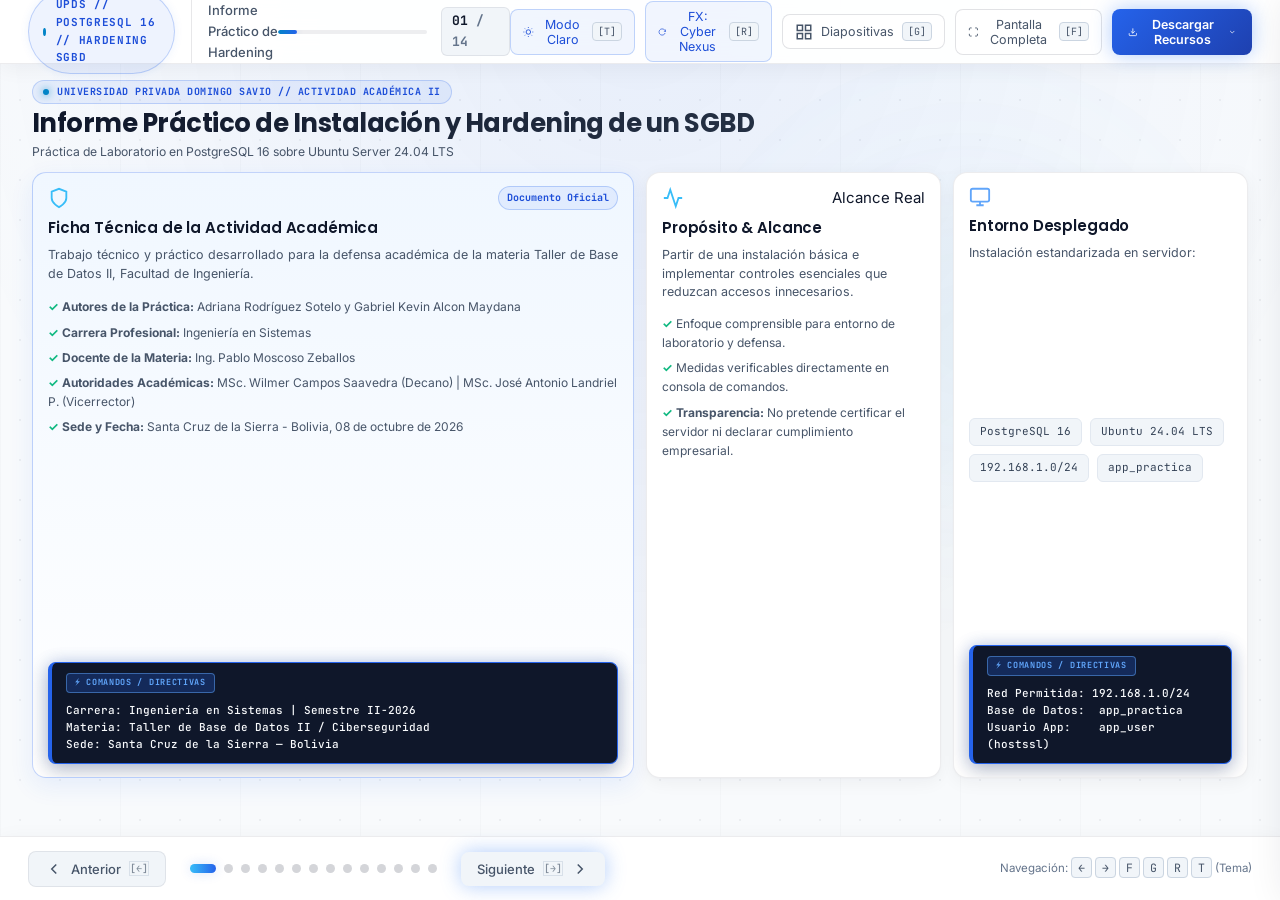
<file: index.html>
<!DOCTYPE html>
<html lang="es">
<head>
  <meta charset="UTF-8">
  <meta name="viewport" content="width=device-width, initial-scale=1.0">
  <title>Hardening de SGBD | Actividad Académica II - UPDS (PostgreSQL 16)</title>
  <meta name="description" content="Informe Práctico de Instalación y Hardening de un Sistema Gestor de Bases de Datos (PostgreSQL 16 en Ubuntu Server 24.04 LTS) - Universidad Privada Domingo Savio">
  <!-- Google Fonts: Poppins, Inter, JetBrains Mono -->
  <link rel="preconnect" href="https://fonts.googleapis.com">
  <link rel="preconnect" href="https://fonts.gstatic.com" crossorigin>
  <link href="https://fonts.googleapis.com/css2?family=Inter:wght@400;500;600&family=JetBrains+Mono:wght@500;700&family=Poppins:wght@600;700;800&display=swap" rel="stylesheet">
  <!-- Estilos separados según especificación -->
  <link rel="stylesheet" href="style.css">
</head>
<body class="light-mode">

  <!-- Ambient Light Overlay -->
  <div class="ambient-glow-layer"></div>

  <!-- Header / Chrome Flotante Superior -->
  <header class="top-chrome" id="topChrome">
    <div class="chrome-left">
      <div class="brand-badge">
        <span class="pulse-dot"></span>
        <span class="badge-text">UPDS // POSTGRESQL 16 // HARDENING SGBD</span>
      </div>
      <span class="deck-title-mini">Informe Práctico de Hardening</span>
    </div>

    <div class="chrome-center">
      <div class="progress-track" title="Progreso de la presentación">
        <div class="progress-fill" id="progressFill"></div>
      </div>
      <div class="slide-counter-badge">
        <span id="currentSlideNum">01</span><span class="counter-total"> / 14</span>
      </div>
    </div>

    <div class="chrome-right">
      <button class="btn-ghost" id="btnThemeToggle" title="Alternar Modo Claro / Modo Oscuro [T]">
        <svg id="themeIcon" width="18" height="18" viewBox="0 0 24 24" fill="none" stroke="currentColor" stroke-width="2"><circle cx="12" cy="12" r="5"></circle><line x1="12" y1="1" x2="12" y2="3"></line><line x1="12" y1="21" x2="12" y2="23"></line><line x1="4.22" y1="4.22" x2="5.64" y2="5.64"></line><line x1="18.36" y1="18.36" x2="19.78" y2="19.78"></line><line x1="1" y1="12" x2="3" y2="12"></line><line x1="21" y1="12" x2="23" y2="12"></line><line x1="4.22" y1="19.78" x2="5.64" y2="18.36"></line><line x1="18.36" y1="5.64" x2="19.78" y2="4.22"></line></svg>
        <span class="btn-label" id="themeLabel">Modo Claro</span>
        <span class="key-shortcut">[T]</span>
      </button>

      <button class="btn-ghost" id="btnReplay" title="Reproducir animación de diapositiva [R]">
        <svg width="18" height="18" viewBox="0 0 24 24" fill="none" stroke="currentColor" stroke-width="2"><polyline points="23 4 23 10 17 10"></polyline><path d="M20.49 15a9 9 0 1 1-2.12-9.36L23 10"></path></svg>
        <span class="btn-label" id="animLabel">FX: Cyber Nexus</span>
        <span class="key-shortcut">[R]</span>
      </button>

      <button class="btn-ghost" id="btnGrid" title="Ver miniaturas de diapositivas [G]">
        <svg width="18" height="18" viewBox="0 0 24 24" fill="none" stroke="currentColor" stroke-width="2"><rect x="3" y="3" width="7" height="7"></rect><rect x="14" y="3" width="7" height="7"></rect><rect x="14" y="14" width="7" height="7"></rect><rect x="3" y="14" width="7" height="7"></rect></svg>
        <span class="btn-label">Diapositivas</span>
        <span class="key-shortcut">[G]</span>
      </button>

      <button class="btn-ghost" id="btnFullscreen" title="Alternar pantalla completa [F]">
        <svg width="18" height="18" viewBox="0 0 24 24" fill="none" stroke="currentColor" stroke-width="2"><path d="M8 3H5a2 2 0 0 0-2 2v3m18 0V5a2 2 0 0 0-2-2h-3m0 18h3a2 2 0 0 0 2-2v-3M3 16v3a2 2 0 0 0 2 2h3"></path></svg>
        <span class="btn-label">Pantalla Completa</span>
        <span class="key-shortcut">[F]</span>
      </button>

      <div class="downloads-dropdown-container">
        <button class="btn-primary" id="btnDownloadMenu">
          <svg width="16" height="16" viewBox="0 0 24 24" fill="none" stroke="currentColor" stroke-width="2"><path d="M21 15v4a2 2 0 0 1-2 2H5a2 2 0 0 1-2-2v-4"></path><polyline points="7 10 12 15 17 10"></polyline><line x1="12" y1="15" x2="12" y2="3"></line></svg>
          <span>Descargar Recursos</span>
          <svg width="14" height="14" viewBox="0 0 24 24" fill="none" stroke="currentColor" stroke-width="2"><polyline points="6 9 12 15 18 9"></polyline></svg>
        </button>
        <div class="dropdown-menu" id="downloadsDropdown">
          <a href="presentacion_hardening_sgbd.pptx" download class="dropdown-item">
            <span class="item-icon pptx-icon">PPTX</span>
            <div class="item-text">
              <strong>Presentación PowerPoint</strong>
              <small>14 diapositivas fieles al informe PDF</small>
            </div>
          </a>
          <a href="INFORME_TECNICO_HARDENING_SGBD.md" target="_blank" class="dropdown-item">
            <span class="item-icon md-icon">MD</span>
            <div class="item-text">
              <strong>Informe Técnico Markdown</strong>
              <small>Documentación técnica en texto plano</small>
            </div>
          </a>
          <a href="README.md" target="_blank" class="dropdown-item">
            <span class="item-icon docx-icon">GUÍA</span>
            <div class="item-text">
              <strong>Recomendaciones de Mejora</strong>
              <small>Guía para elevar el informe académico</small>
            </div>
          </a>
        </div>
      </div>
    </div>
  </header>

  <!-- Contenedor Maestro de Diapositivas -->
  <main class="presentation-stage" id="presentationStage">

    <!-- ===================================================================
         SLIDE 1: PORTADA ACADÉMICA OFICIAL (UPDS)
    ==================================================================== -->
    <section class="slide active" id="slide-1" data-index="1" data-theme="hero-nexus">
      <div class="slide-inner">
        <div class="slide-header">
          <div class="pill-tag">
            <span class="tag-glow"></span>
            UNIVERSIDAD PRIVADA DOMINGO SAVIO // ACTIVIDAD ACADÉMICA II
          </div>
          <h1 class="slide-title">Informe Práctico de Instalación y Hardening de un SGBD</h1>
          <p class="slide-subtitle">Práctica de Laboratorio en PostgreSQL 16 sobre Ubuntu Server 24.04 LTS</p>
        </div>

        <div class="bento-grid grid-4-cols">
          <!-- Tarjeta 1 (Span 2 cols): Ficha Académica -->
          <div class="bento-card col-span-2 highlight-card">
            <div class="card-top-icon">
              <svg width="22" height="22" viewBox="0 0 24 24" fill="none" stroke="#38bdf8" stroke-width="2"><path d="M12 22s8-4 8-10V5l-8-3-8 3v7c0 6 8 10 8 10z"></path></svg>
              <span class="card-status-badge">Documento Oficial</span>
            </div>
            <h3 class="card-title">Ficha Técnica de la Actividad Académica</h3>
            <p class="card-desc">Trabajo técnico y práctico desarrollado para la defensa académica de la materia Taller de Base de Datos II, Facultad de Ingeniería.</p>
            
            <ul class="bullet-list-compact" style="margin-top: 8px;">
              <li><strong>Autores de la Práctica:</strong> Adriana Rodríguez Sotelo y Gabriel Kevin Alcon Maydana</li>
              <li><strong>Carrera Profesional:</strong> Ingeniería en Sistemas</li>
              <li><strong>Docente de la Materia:</strong> Ing. Pablo Moscoso Zeballos</li>
              <li><strong>Autoridades Académicas:</strong> MSc. Wilmer Campos Saavedra (Decano) | MSc. José Antonio Landriel P. (Vicerrector)</li>
              <li><strong>Sede y Fecha:</strong> Santa Cruz de la Sierra - Bolivia, 08 de octubre de 2026</li>
            </ul>

            <div class="code-terminal" style="margin-top: auto;">
              <code>Carrera: Ingeniería en Sistemas | Semestre II-2026<br>Materia: Taller de Base de Datos II / Ciberseguridad<br>Sede: Santa Cruz de la Sierra — Bolivia</code>
            </div>
          </div>

          <!-- Tarjeta 2: Propósito y Alcance Real -->
          <div class="bento-card">
            <div class="card-top-icon">
              <svg width="22" height="22" viewBox="0 0 24 24" fill="none" stroke="#38bdf8" stroke-width="2"><polyline points="22 12 18 12 15 21 9 3 6 12 2 12"></polyline></svg>
              <span class="badge-pill blue">Alcance Real</span>
            </div>
            <h3 class="card-title">Propósito & Alcance</h3>
            <p class="card-desc">Partir de una instalación básica e implementar controles esenciales que reduzcan accesos innecesarios.</p>
            <ul class="bullet-list-compact" style="margin-top: 6px;">
              <li>Enfoque comprensible para entorno de laboratorio y defensa.</li>
              <li>Medidas verificables directamente en consola de comandos.</li>
              <li><strong>Transparencia:</strong> No pretende certificar el servidor ni declarar cumplimiento empresarial.</li>
            </ul>
          </div>

          <!-- Tarjeta 3: Entorno Desplegado -->
          <div class="bento-card">
            <div class="card-top-icon">
              <svg width="22" height="22" viewBox="0 0 24 24" fill="none" stroke="#60a5fa" stroke-width="2"><rect x="2" y="3" width="20" height="14" rx="2" ry="2"></rect><line x1="8" y1="21" x2="16" y2="21"></line><line x1="12" y1="17" x2="12" y2="21"></line></svg>
            </div>
            <h3 class="card-title">Entorno Desplegado</h3>
            <p class="card-desc">Instalación estandarizada en servidor:</p>
            <div class="tag-cloud" style="margin-bottom: 8px;">
              <span class="chip">PostgreSQL 16</span>
              <span class="chip">Ubuntu 24.04 LTS</span>
              <span class="chip">192.168.1.0/24</span>
              <span class="chip">app_practica</span>
            </div>
            <div class="code-terminal">
              <code>Red Permitida: 192.168.1.0/24<br>Base de Datos:  app_practica<br>Usuario App:    app_user (hostssl)</code>
            </div>
          </div>
        </div>
      </div>
    </section>

    <!-- ===================================================================
         SLIDE 2: RESUMEN Y ENFOQUE METODOLÓGICO
    ==================================================================== -->
    <section class="slide" id="slide-2" data-index="2" data-theme="methodology-shield">
      <div class="slide-inner">
        <div class="slide-header">
          <div class="pill-tag">
            <span class="tag-glow"></span>
            SECCIÓN RESUMEN // ENFOQUE DE LA ACTIVIDAD
          </div>
          <h2 class="slide-title">Resumen Ejecutivo y Criterio de Selección de Medidas</h2>
          <p class="slide-subtitle">Filosofía de fortificación progresiva sin sobredimensionamiento ni afirmaciones no demostrables</p>
        </div>

        <div class="bento-grid grid-3-cols">
          <div class="bento-card">
            <div class="card-top-icon">
              <svg width="22" height="22" viewBox="0 0 24 24" fill="none" stroke="#38bdf8" stroke-width="2"><path d="M14 2H6a2 2 0 0 0-2 2v16a2 2 0 0 0 2 2h12a2 2 0 0 0 2-2V8z"></path><polyline points="14 2 14 8 20 8"></polyline></svg>
              <span class="badge-pill blue">Justificación</span>
            </div>
            <h3 class="card-title">Justificación del Proyecto</h3>
            <p class="card-desc">Un SGBD por defecto prioriza la conectividad inmediata sobre la protección. El informe parte de esa base para aplicar mejoras incrementales.</p>
            <ul class="bullet-list-compact" style="margin-top: 6px;">
              <li>Reducción sistemática de la superficie de ataque.</li>
              <li>Controles sencillos referenciando PostgreSQL, Ubuntu, INCIBE y CIS.</li>
              <li>Eliminación de configuraciones superfluas que no puedan ser probadas.</li>
            </ul>
            <div class="code-terminal" style="margin-top: auto;">
              <code>Criterio: Medidas comprensibles, ejecutables y explicables en la defensa.</code>
            </div>
          </div>

          <div class="bento-card highlight-card">
            <div class="card-top-icon">
              <svg width="22" height="22" viewBox="0 0 24 24" fill="none" stroke="#38bdf8" stroke-width="2"><path d="M12 22s8-4 8-10V5l-8-3-8 3v7c0 6 8 10 8 10z"></path></svg>
              <span class="badge-pill green">6 Ejes Básicos</span>
            </div>
            <h3 class="card-title">Medidas Seleccionadas</h3>
            <p class="card-desc">Los 6 ejes técnicos clave implementados en el informe oficial:</p>
            <ul class="bullet-list-compact" style="margin-top: 6px;">
              <li><strong>1. Actualización:</strong> Sistema operativo y paquetes de PostgreSQL.</li>
              <li><strong>2. Control de Acceso:</strong> Filtro de red en <code>pg_hba.conf</code> y contraseñas seguras.</li>
              <li><strong>3. Mínimo Privilegio:</strong> Segregación por roles de lectura y escritura.</li>
              <li><strong>4. Cifrado TLS:</strong> Protección del tráfico de red en tránsito.</li>
              <li><strong>5. Registros Básicos:</strong> Trazabilidad nativa de conexiones y desconexiones.</li>
              <li><strong>6. Respaldo:</strong> Copia lógica portable con <code>pg_dump</code>.</li>
            </ul>
          </div>

          <div class="bento-card">
            <div class="card-top-icon">
              <svg width="22" height="22" viewBox="0 0 24 24" fill="none" stroke="#60a5fa" stroke-width="2"><circle cx="12" cy="12" r="10"></circle><polyline points="12 6 12 12 14 14"></polyline></svg>
              <span class="badge-pill amber">Metodología</span>
            </div>
            <h3 class="card-title">Honestidad Académica</h3>
            <p class="card-desc">El trabajo se enfoca en controles reales de laboratorio demostrables en vivo.</p>
            <ul class="bullet-list-compact" style="margin-top: 6px;">
              <li>Se descartaron certificaciones y puntuaciones ficticias no respaldadas por auditoría formal.</li>
              <li>Cada medida cuenta con una prueba terminal específica en la Sección 5.</li>
            </ul>
            <div class="code-terminal" style="margin-top: auto;">
              <code>$ sudo systemctl is-active postgresql<br>$ psql --version<br># Comprobaciones reales en vivo</code>
            </div>
          </div>
        </div>
      </div>
    </section>

    <!-- ===================================================================
         SLIDE 3: INTRODUCCIÓN AL HARDENING
    ==================================================================== -->
    <section class="slide" id="slide-3" data-index="3" data-theme="threat-radar">
      <div class="slide-inner">
        <div class="slide-header">
          <div class="pill-tag">
            <span class="tag-glow"></span>
            SECCIÓN 1 // INTRODUCCIÓN AL HARDENING
          </div>
          <h2 class="slide-title">Concepto de Hardening y Elección Tecnológica</h2>
          <p class="slide-subtitle">Por qué fortificar la base de datos y criterios de selección de PostgreSQL 16 y Ubuntu Server</p>
        </div>

        <div class="bento-grid grid-3-cols">
          <div class="bento-card highlight-card">
            <div class="card-top-icon">
              <svg width="22" height="22" viewBox="0 0 24 24" fill="none" stroke="#38bdf8" stroke-width="2"><path d="M12 22s8-4 8-10V5l-8-3-8 3v7c0 6 8 10 8 10z"></path></svg>
              <span class="badge-pill blue">INCIBE 2023</span>
            </div>
            <h3 class="card-title">Definición de Hardening (Bastionado)</h3>
            <p class="card-desc">Un SGBD almacena activos críticos para cualquier entidad. Dejar su configuración por defecto genera riesgos innecesarios.</p>
            <ul class="bullet-list-compact" style="margin-top: 6px;">
              <li><strong>INCIBE (2023):</strong> "El bastionado permite identificar configuraciones seguras y aplicar medidas adicionales para mejorar la protección de un sistema".</li>
              <li>Consiste en revisar parámetros y deshabilitar opciones superfluas.</li>
            </ul>
            <div class="code-terminal" style="margin-top: auto;">
              <code>Objetivo: Fortificar el servicio sin crear complejidades inmanejables.</code>
            </div>
          </div>

          <div class="bento-card">
            <div class="card-top-icon">
              <svg width="22" height="22" viewBox="0 0 24 24" fill="none" stroke="#60a5fa" stroke-width="2"><path d="M4 15s1-1 4-1 5 2 8 2 4-1 4-1V3s-1 1-4 1-5-2-8-2-4 1-4 1z"></path><line x1="4" y1="22" x2="4" y2="15"></line></svg>
            </div>
            <h3 class="card-title">Por qué PostgreSQL 16</h3>
            <p class="card-desc">Seleccionado por su madurez, transparencia en configuraciones y capacidades avanzadas de administración:</p>
            <ul class="bullet-list-compact" style="margin-top: 6px;">
              <li>Gestión clara de usuarios, roles y privilegios sin superusuario obligatorio.</li>
              <li>Filtro fino de clientes por IP y método en <code>pg_hba.conf</code>.</li>
              <li>Soporte nativo para <code>SCRAM-SHA-256</code> y cifrado TLS.</li>
              <li>Registro nativo de eventos de conexión sin agentes externos.</li>
            </ul>
          </div>

          <div class="bento-card">
            <div class="card-top-icon">
              <svg width="22" height="22" viewBox="0 0 24 24" fill="none" stroke="#10b981" stroke-width="2"><rect x="2" y="3" width="20" height="14" rx="2" ry="2"></rect><line x1="8" y1="21" x2="16" y2="21"></line><line x1="12" y1="17" x2="12" y2="21"></line></svg>
            </div>
            <h3 class="card-title">Por qué Ubuntu Server 24.04 LTS</h3>
            <p class="card-desc">Plataforma Linux de nivel empresarial ampliamente documentada y con soporte extendido:</p>
            <ul class="bullet-list-compact" style="margin-top: 6px;">
              <li>Seguridad por capas recomendada por Canonical (2026).</li>
              <li>Aislamiento de permisos a nivel de sistema de archivos (<code>0700</code>).</li>
              <li>Herramientas criptográficas estándar preinstaladas (<code>openssl</code>).</li>
            </ul>
            <div class="code-terminal" style="margin-top: auto;">
              <code>Stack: Ubuntu Server 24.04 LTS + PostgreSQL 16</code>
            </div>
          </div>
        </div>
      </div>
    </section>

    <!-- ===================================================================
         SLIDE 4: OBJETIVO Y ENTORNO DE LA PRÁCTICA
    ==================================================================== -->
    <section class="slide" id="slide-4" data-index="4" data-theme="lab-matrix">
      <div class="slide-inner">
        <div class="slide-header">
          <div class="pill-tag">
            <span class="tag-glow"></span>
            SECCIÓN 2 // OBJETIVO Y ENTORNO DE LA PRÁCTICA
          </div>
          <h2 class="slide-title">Parámetros y Topología del Laboratorio Académico</h2>
          <p class="slide-subtitle">Definición formal de los componentes de hardware, red, software y objetivos de seguridad</p>
        </div>

        <div class="bento-grid grid-3-cols">
          <!-- Columna 1 y 2 (Span 2 cols): Tabla Oficial de Entorno -->
          <div class="bento-card col-span-2 highlight-card">
            <h3 class="card-title text-cyan">Tabla de Parámetros del Entorno (Sección 2 del PDF)</h3>
            <div class="table-responsive">
              <table class="data-table">
                <thead>
                  <tr>
                    <th>Elemento</th>
                    <th>Configuración en la Práctica</th>
                    <th>Propósito / Función</th>
                  </tr>
                </thead>
                <tbody>
                  <tr>
                    <td><strong>SGBD</strong></td>
                    <td>PostgreSQL 16</td>
                    <td>Motor de base de datos relacional objeto de hardening.</td>
                  </tr>
                  <tr>
                    <td><strong>Sistema Operativo</strong></td>
                    <td>Ubuntu Server 24.04 LTS</td>
                    <td>Servidor base con soporte extendido y aislamiento multiusuario.</td>
                  </tr>
                  <tr>
                    <td><strong>Tipo de Práctica</strong></td>
                    <td>Entorno académico / laboratorio</td>
                    <td>Ámbito de pruebas controladas para defensa técnica.</td>
                  </tr>
                  <tr>
                    <td><strong>Objetivo de Seguridad</strong></td>
                    <td>Reducir accesos innecesarios</td>
                    <td>Aplicar controles básicos comprensibles y verificables.</td>
                  </tr>
                  <tr>
                    <td><strong>Principales Medidas</strong></td>
                    <td>Actualizaciones, auth, roles, TLS, logs, respaldo</td>
                    <td>Los 6 ejes defensivos implementados paso a paso.</td>
                  </tr>
                </tbody>
              </table>
            </div>
          </div>

          <!-- Columna 3: Parámetros de Red y BD -->
          <div class="bento-card">
            <h3 class="card-title text-white">Parámetros del Laboratorio</h3>
            <ul class="bullet-list-compact" style="margin-top: 8px;">
              <li><strong>Base de Datos:</strong> <code>app_practica</code></li>
              <li><strong>Usuario de Aplicación:</strong> <code>app_user</code></li>
              <li><strong>Subred Autorizada:</strong> <code>192.168.1.0/24</code></li>
              <li><strong>Algoritmo Hash:</strong> <code>scram-sha-256</code></li>
              <li><strong>Seguridad en Red:</strong> <code>hostssl</code> forzado</li>
            </ul>
            <div class="code-terminal" style="margin-top: auto;">
              <code>DB Name:   app_practica<br>Subnet:    192.168.1.0/24<br>App User:  app_user<br>Auth:      hostssl scram-sha-256</code>
            </div>
          </div>
        </div>
      </div>
    </section>

    <!-- ===================================================================
         SLIDE 5: INSTALACIÓN DE POSTGRESQL
    ==================================================================== -->
    <section class="slide" id="slide-5" data-index="5" data-theme="provisioning">
      <div class="slide-inner">
        <div class="slide-header">
          <div class="pill-tag">
            <span class="tag-glow"></span>
            SECCIÓN 3 // INSTALACIÓN DE POSTGRESQL
          </div>
          <h2 class="slide-title">Instalación y Despliegue de PostgreSQL 16</h2>
          <p class="slide-subtitle">Aprovisionamiento inicial de paquetes en Ubuntu Server, comprobación de servicios y primer acceso</p>
        </div>

        <div class="bento-grid grid-3-cols">
          <div class="bento-card highlight-card">
            <div class="card-top-icon">
              <svg width="22" height="22" viewBox="0 0 24 24" fill="none" stroke="#38bdf8" stroke-width="2"><path d="M21 15v4a2 2 0 0 1-2 2H5a2 2 0 0 1-2-2v-4"></path><polyline points="7 10 12 15 17 10"></polyline><line x1="12" y1="15" x2="12" y2="3"></line></svg>
              <span class="badge-pill blue">Paso 1</span>
            </div>
            <h3 class="card-title">Instalación de Paquetes</h3>
            <p class="card-desc">Actualización previa de repositorios e instalación del motor central y herramientas contribuidas:</p>
            <div class="code-terminal" style="margin-top: auto;">
              <code>$ sudo apt update<br>$ sudo apt upgrade -y<br>$ sudo apt install postgresql postgresql-contrib -y</code>
            </div>
          </div>

          <div class="bento-card">
            <div class="card-top-icon">
              <svg width="22" height="22" viewBox="0 0 24 24" fill="none" stroke="#10b981" stroke-width="2"><circle cx="12" cy="12" r="10"></circle><polyline points="12 6 12 12 14 14"></polyline></svg>
              <span class="badge-pill green">Paso 2</span>
            </div>
            <h3 class="card-title">Comprobación del Servicio</h3>
            <p class="card-desc">Verificación en Systemd para constatar que el demonio se encuentre activo y comprobar la versión instalada:</p>
            <div class="code-terminal" style="margin-top: auto;">
              <code>$ sudo systemctl status postgresql<br>$ psql --version<br># Salida esperada: psql (PostgreSQL) 16.x</code>
            </div>
          </div>

          <div class="bento-card">
            <div class="card-top-icon">
              <svg width="22" height="22" viewBox="0 0 24 24" fill="none" stroke="#60a5fa" stroke-width="2"><path d="M20 21v-2a4 4 0 0 0-4-4H8a4 4 0 0 0-4 4v2"></path><circle cx="12" cy="7" r="4"></circle></svg>
              <span class="badge-pill amber">Paso 3</span>
            </div>
            <h3 class="card-title">Primer Acceso Administrativo</h3>
            <p class="card-desc">Conexión local desde el propio servidor utilizando el usuario administrativo del sistema operativo:</p>
            <div class="code-terminal" style="margin-top: auto;">
              <code>$ sudo -u postgres psql<br>postgres=# \conninfo<br># Conectado como usuario local postgres</code>
            </div>
          </div>
        </div>
      </div>
    </section>

    <!-- ===================================================================
         SLIDE 6: MEDIDA 1 - SISTEMA ACTUALIZADO
    ==================================================================== -->
    <section class="slide" id="slide-6" data-index="6" data-theme="patch-shield">
      <div class="slide-inner">
        <div class="slide-header">
          <div class="pill-tag">
            <span class="tag-glow"></span>
            MEDIDA DE HARDENING 4.1 // CANONICAL 2026
          </div>
          <h2 class="slide-title">Medida 1: Mantener el Sistema Actualizado</h2>
          <p class="slide-subtitle">Mitigación de vulnerabilidades conocidas y aplicación del modelo de seguridad por capas</p>
        </div>

        <div class="bento-grid grid-3-cols">
          <div class="bento-card highlight-card">
            <div class="card-top-icon">
              <svg width="22" height="22" viewBox="0 0 24 24" fill="none" stroke="#38bdf8" stroke-width="2"><path d="M12 22s8-4 8-10V5l-8-3-8 3v7c0 6 8 10 8 10z"></path></svg>
              <span class="badge-pill blue">Fundamento</span>
            </div>
            <h3 class="card-title">Seguridad por Capas (Canonical 2026)</h3>
            <p class="card-desc">Ubuntu recomienda complementar la instalación con una estrategia defensiva en capas:</p>
            <ul class="bullet-list-compact" style="margin-top: 6px;">
              <li>Actualizaciones periódicas de parches y kernel.</li>
              <li>Administración estricta de cuentas de usuario del SO.</li>
              <li>Protección y filtrado perimetral de red.</li>
            </ul>
          </div>

          <div class="bento-card">
            <div class="card-top-icon">
              <svg width="22" height="22" viewBox="0 0 24 24" fill="none" stroke="#10b981" stroke-width="2"><polyline points="23 4 23 10 17 10"></polyline><path d="M20.49 15a9 9 0 1 1-2.12-9.36L23 10"></path></svg>
              <span class="badge-pill green">Ejecución</span>
            </div>
            <h3 class="card-title">Procedimiento en Consola</h3>
            <p class="card-desc">Sincronización de repositorios oficiales y aplicación de correcciones disponibles:</p>
            <div class="code-terminal" style="margin-top: auto;">
              <code>$ sudo apt update<br>$ sudo apt upgrade -y</code>
            </div>
          </div>

          <div class="bento-card">
            <div class="card-top-icon">
              <svg width="22" height="22" viewBox="0 0 24 24" fill="none" stroke="#60a5fa" stroke-width="2"><circle cx="12" cy="12" r="10"></circle><line x1="12" y1="8" x2="12" y2="12"></line><line x1="12" y1="16" x2="12.01" y2="16"></line></svg>
            </div>
            <h3 class="card-title">Impacto en la Seguridad</h3>
            <p class="card-desc">Las actualizaciones corrigen fallos de programación conocidos y reducen la probabilidad de explotación de vulnerabilidades públicas que ya cuentan con parches.</p>
            <ul class="bullet-list-compact" style="margin-top: 6px;">
              <li>Parchea librerías criptográficas compartidas (OpenSSL).</li>
              <li>Mejora la estabilidad y rendimiento del gestor.</li>
            </ul>
          </div>
        </div>
      </div>
    </section>

    <!-- ===================================================================
         SLIDE 7: MEDIDA 2 - RESTRINGIR CONEXIONES
    ==================================================================== -->
    <section class="slide" id="slide-7" data-index="7" data-theme="firewall-gate">
      <div class="slide-inner">
        <div class="slide-header">
          <div class="pill-tag">
            <span class="tag-glow"></span>
            MEDIDA DE HARDENING 4.2 // POSTGRESQL GLOBAL DEVELOPMENT GROUP 2026a
          </div>
          <h2 class="slide-title">Medida 2: Restringir las Conexiones Permitidas</h2>
          <p class="slide-subtitle">Control de acceso de clientes en pg_hba.conf, segmentación por subred y política de rechazo</p>
        </div>

        <div class="bento-grid grid-3-cols">
          <div class="bento-card">
            <div class="card-top-icon">
              <svg width="22" height="22" viewBox="0 0 24 24" fill="none" stroke="#38bdf8" stroke-width="2"><path d="M14 2H6a2 2 0 0 0-2 2v16a2 2 0 0 0 2 2h12a2 2 0 0 0 2-2V8z"></path><polyline points="14 2 14 8 20 8"></polyline></svg>
              <span class="badge-pill blue">pg_hba.conf</span>
            </div>
            <h3 class="card-title">Mecanismo de Evaluación</h3>
            <p class="card-desc">Controla la autenticación de clientes evaluando en orden secuencial:</p>
            <ul class="bullet-list-compact" style="margin-top: 6px;">
              <li>Tipo de conexión (<code>local</code> vs <code>hostssl</code>).</li>
              <li>Base de datos de destino y usuario solicitante.</li>
              <li>Dirección IP de origen y método de autenticación.</li>
              <li>Se mantiene acceso local <code>peer</code> para <code>postgres</code>.</li>
            </ul>
          </div>

          <div class="bento-card col-span-2 highlight-card">
            <div class="card-top-icon">
              <svg width="22" height="22" viewBox="0 0 24 24" fill="none" stroke="#38bdf8" stroke-width="2"><path d="M12 22s8-4 8-10V5l-8-3-8 3v7c0 6 8 10 8 10z"></path></svg>
              <span class="badge-pill green">Reglas Oficiales</span>
            </div>
            <h3 class="card-title">Reglas Aplicadas en pg_hba.conf</h3>
            <p class="card-desc">Se define acceso remoto exclusivo para <code>app_user</code> en <code>app_practica</code> desde <code>192.168.1.0/24</code> mediante TLS, rechazando todo lo demás:</p>
            <div class="code-terminal" style="margin-top: auto;">
              <code># Archivo: /etc/postgresql/16/main/pg_hba.conf<br>local    all          postgres                                peer<br>hostssl  app_practica app_user  192.168.1.0/24  scram-sha-256<br>host     all          all       0.0.0.0/0       reject<br>host     all          all       ::/0            reject</code>
            </div>
            <p class="card-desc-small" style="margin-top: 8px;"><em>Nota:</em> Se utiliza coherentemente <code>app_user</code> para evitar inconsistencias con los roles de la base de datos.</p>
          </div>
        </div>
      </div>
    </section>

    <!-- ===================================================================
         SLIDE 8: MEDIDA 3 - AUTENTICACIÓN SEGURA
    ==================================================================== -->
    <section class="slide" id="slide-8" data-index="8" data-theme="crypto-vault">
      <div class="slide-inner">
        <div class="slide-header">
          <div class="pill-tag">
            <span class="tag-glow"></span>
            MEDIDA DE HARDENING 4.3 // ALMACENAMIENTO DE CREDENCIALES
          </div>
          <h2 class="slide-title">Medida 3: Usar Autenticación Segura (SCRAM-SHA-256)</h2>
          <p class="slide-subtitle">Esquema criptográfico moderno para contraseñas y creación del usuario de aplicación</p>
        </div>

        <div class="bento-grid grid-3-cols">
          <div class="bento-card">
            <div class="card-top-icon">
              <svg width="22" height="22" viewBox="0 0 24 24" fill="none" stroke="#38bdf8" stroke-width="2"><rect x="3" y="11" width="18" height="11" rx="2" ry="2"></rect><path d="M7 11V7a5 5 0 0 1 10 0v4"></path></svg>
              <span class="badge-pill blue">Estándar</span>
            </div>
            <h3 class="card-title">Por qué SCRAM-SHA-256</h3>
            <p class="card-desc">Mecanismo moderno de desafío-respuesta (Salted Challenge Response Authentication Mechanism):</p>
            <ul class="bullet-list-compact" style="margin-top: 6px;">
              <li>Evita almacenar contraseñas en esquemas antiguos como MD5 o texto claro.</li>
              <li>Protege frente a ataques de fuerza bruta y diccionarios offline.</li>
              <li>Recomendación oficial de PostgreSQL Global Development Group.</li>
            </ul>
          </div>

          <div class="bento-card highlight-card">
            <div class="card-top-icon">
              <svg width="22" height="22" viewBox="0 0 24 24" fill="none" stroke="#38bdf8" stroke-width="2"><path d="M12 22s8-4 8-10V5l-8-3-8 3v7c0 6 8 10 8 10z"></path></svg>
              <span class="badge-pill green">postgresql.conf</span>
            </div>
            <h3 class="card-title">Configuración del Gestor</h3>
            <p class="card-desc">Se fuerza el cifrado estricto de contraseñas para todos los nuevos roles:</p>
            <div class="code-terminal" style="margin-top: auto;">
              <code># En /etc/postgresql/16/main/postgresql.conf<br>password_encryption = 'scram-sha-256'</code>
            </div>
          </div>

          <div class="bento-card">
            <div class="card-top-icon">
              <svg width="22" height="22" viewBox="0 0 24 24" fill="none" stroke="#60a5fa" stroke-width="2"><path d="M16 21v-2a4 4 0 0 0-4-4H5a4 4 0 0 0-4 4v2"></path><circle cx="8.5" cy="7" r="4"></circle><line x1="20" y1="8" x2="20" y2="14"></line><line x1="23" y1="11" x2="17" y2="11"></line></svg>
            </div>
            <h3 class="card-title">Creación de Base y Usuario</h3>
            <p class="card-desc">Sentencias SQL ejecutadas en la consola administrativa:</p>
            <div class="code-terminal" style="margin-top: auto;">
              <code>CREATE DATABASE app_practica;<br>CREATE USER app_user WITH PASSWORD 'ClaveDeEjemplo_2026!';</code>
            </div>
            <p class="card-desc-small" style="margin-top: 6px;"><em>Aviso:</em> Las contraseñas del informe son ejemplos didácticos.</p>
          </div>
        </div>
      </div>
    </section>

    <!-- ===================================================================
         SLIDE 9: MEDIDA 4 - MÍNIMO PRIVILEGIO Y ROLES
    ==================================================================== -->
    <section class="slide" id="slide-9" data-index="9" data-theme="rbac-matrix">
      <div class="slide-inner">
        <div class="slide-header">
          <div class="pill-tag">
            <span class="tag-glow"></span>
            MEDIDA DE HARDENING 4.4 // POSTGRESQL GLOBAL DEVELOPMENT GROUP 2026b
          </div>
          <h2 class="slide-title">Medida 4: Aplicar el Principio de Mínimo Privilegio</h2>
          <p class="slide-subtitle">Separación de roles para lectura y escritura, evitando privilegios administrativos en la aplicación</p>
        </div>

        <div class="bento-grid grid-3-cols">
          <div class="bento-card">
            <div class="card-top-icon">
              <svg width="22" height="22" viewBox="0 0 24 24" fill="none" stroke="#38bdf8" stroke-width="2"><path d="M17 21v-2a4 4 0 0 0-4-4H5a4 4 0 0 0-4 4v2"></path><circle cx="9" cy="7" r="4"></circle><path d="M23 21v-2a4 4 0 0 0-3-3.87"></path><path d="M16 3.13a4 4 0 0 1 0 7.75"></path></svg>
              <span class="badge-pill blue">Mínimo Privilegio</span>
            </div>
            <h3 class="card-title">Segregación Funcional</h3>
            <p class="card-desc">Un usuario de aplicación no debe tener permisos de superusuario:</p>
            <ul class="bullet-list-compact" style="margin-top: 6px;">
              <li>Cada usuario recibe únicamente los permisos estrictamente necesarios.</li>
              <li>Se definen roles abstractos con propiedad <code>NOLOGIN</code>.</li>
              <li>Aislamiento entre operaciones de consulta y manipulación de datos.</li>
            </ul>
          </div>

          <div class="bento-card col-span-2 highlight-card">
            <div class="card-top-icon">
              <svg width="22" height="22" viewBox="0 0 24 24" fill="none" stroke="#38bdf8" stroke-width="2"><path d="M12 22s8-4 8-10V5l-8-3-8 3v7c0 6 8 10 8 10z"></path></svg>
              <span class="badge-pill green">Sentencias SQL</span>
            </div>
            <h3 class="card-title">Creación y Concesión de Roles</h3>
            <p class="card-desc">Configuración de <code>rol_lectura</code> y <code>rol_escritura</code>, y vinculación al usuario <code>app_user</code>:</p>
            <div class="code-terminal" style="margin-top: auto;">
              <code>CREATE ROLE rol_lectura NOLOGIN;<br>CREATE ROLE rol_escritura NOLOGIN;<br><br>GRANT CONNECT ON DATABASE app_practica TO rol_lectura, rol_escritura;<br>GRANT USAGE ON SCHEMA public TO rol_lectura, rol_escritura;<br>GRANT SELECT ON ALL TABLES IN SCHEMA public TO rol_lectura;<br>GRANT SELECT, INSERT, UPDATE, DELETE ON ALL TABLES IN SCHEMA public TO rol_escritura;<br><br>GRANT rol_escritura TO app_user;</code>
            </div>
          </div>
        </div>
      </div>
    </section>

    <!-- ===================================================================
         SLIDE 10: MEDIDA 4 (CONT) - SANEAMIENTO ESQUEMA PUBLIC
    ==================================================================== -->
    <section class="slide" id="slide-10" data-index="10" data-theme="logic-shield">
      <div class="slide-inner">
        <div class="slide-header">
          <div class="pill-tag">
            <span class="tag-glow"></span>
            MEDIDA DE HARDENING 4.4 (CONT.) // CONTROL DE ESQUEMAS
          </div>
          <h2 class="slide-title">Medida 4 (Cont.): Saneamiento del Esquema Public</h2>
          <p class="slide-subtitle">Revocación del privilegio de creación a PUBLIC para impedir la creación indiscriminada de objetos</p>
        </div>

        <div class="bento-grid grid-3-cols">
          <div class="bento-card highlight-card">
            <div class="card-top-icon">
              <svg width="22" height="22" viewBox="0 0 24 24" fill="none" stroke="#ef4444" stroke-width="2"><path d="M10.29 3.86L1.82 18a2 2 0 0 0 1.71 3h16.94a2 2 0 0 0 1.71-3L13.71 3.86a2 2 0 0 0-3.42 0z"></path><line x1="12" y1="9" x2="12" y2="13"></line><line x1="12" y1="17" x2="12.01" y2="17"></line></svg>
              <span class="badge-pill red">Vulnerabilidad</span>
            </div>
            <h3 class="card-title">El Riesgo del Esquema Public</h3>
            <p class="card-desc">En instalaciones por defecto de PostgreSQL, cualquier usuario con acceso puede crear tablas y objetos en el esquema <code>public</code>.</p>
            <ul class="bullet-list-compact" style="margin-top: 6px;">
              <li>Riesgo de colisión de nombres y consumo no controlado de espacio.</li>
              <li>Un usuario comprometido podría crear funciones u objetos maliciosos.</li>
            </ul>
          </div>

          <div class="bento-card">
            <div class="card-top-icon">
              <svg width="22" height="22" viewBox="0 0 24 24" fill="none" stroke="#38bdf8" stroke-width="2"><path d="M12 22s8-4 8-10V5l-8-3-8 3v7c0 6 8 10 8 10z"></path></svg>
              <span class="badge-pill green">Sentencia SQL</span>
            </div>
            <h3 class="card-title">Revocación del Privilegio CREATE</h3>
            <p class="card-desc">Se elimina el privilegio de creación para el pseudo-rol global <code>PUBLIC</code>:</p>
            <div class="code-terminal" style="margin-top: auto;">
              <code>-- En la base de datos app_practica:<br>REVOKE CREATE ON SCHEMA public FROM PUBLIC;</code>
            </div>
          </div>

          <div class="bento-card">
            <div class="card-top-icon">
              <svg width="22" height="22" viewBox="0 0 24 24" fill="none" stroke="#10b981" stroke-width="2"><circle cx="12" cy="12" r="10"></circle><polyline points="12 6 12 12 14 14"></polyline></svg>
            </div>
            <h3 class="card-title">Beneficio Obtenido</h3>
            <p class="card-desc">Solo administradores autorizados pueden alterar el esquema de datos.</p>
            <ul class="bullet-list-compact" style="margin-top: 6px;">
              <li>El usuario <code>app_user</code> queda restringido exclusivamente a consultar y manipular datos.</li>
              <li>Se mantiene la integridad y orden estructural de la base de datos.</li>
            </ul>
          </div>
        </div>
      </div>
    </section>

    <!-- ===================================================================
         SLIDE 11: MEDIDAS 5 Y 6 - ARCHIVOS Y TLS
    ==================================================================== -->
    <section class="slide" id="slide-11" data-index="11" data-theme="cipher-stream">
      <div class="slide-inner">
        <div class="slide-header">
          <div class="pill-tag">
            <span class="tag-glow"></span>
            MEDIDAS DE HARDENING 4.5 Y 4.6 // PERMISOS FÍSICOS Y CIFRADO
          </div>
          <h2 class="slide-title">Medidas 5 y 6: Protección de Archivos y Cifrado TLS</h2>
          <p class="slide-subtitle">Permisos restrictivos en el sistema de archivos (0700/0600) y certificados SSL/TLS para red</p>
        </div>

        <div class="bento-grid grid-3-cols">
          <!-- Medida 4.5 -->
          <div class="bento-card">
            <div class="card-top-icon">
              <svg width="22" height="22" viewBox="0 0 24 24" fill="none" stroke="#38bdf8" stroke-width="2"><path d="M22 19a2 2 0 0 1-2 2H4a2 2 0 0 1-2-2V5a2 2 0 0 1 2-2h5l2 3h9a2 2 0 0 1 2 2z"></path></svg>
              <span class="badge-pill blue">Medida 4.5</span>
            </div>
            <h3 class="card-title">Protección de Archivos de Datos</h3>
            <p class="card-desc">Los archivos físicos contienen la información sensible. Se asegura propiedad exclusiva y permisos restrictivos:</p>
            <div class="code-terminal" style="margin-top: auto;">
              <code>$ sudo chown -R postgres:postgres /var/lib/postgresql/16/main<br>$ sudo chmod 0700 /var/lib/postgresql/16/main</code>
            </div>
            <p class="card-desc-small" style="margin-top: 6px;">Impide que otros usuarios del SO puedan leer los ficheros de datos.</p>
          </div>

          <!-- Medida 4.6 (Span 2 cols) -->
          <div class="bento-card col-span-2 highlight-card">
            <div class="card-top-icon">
              <svg width="22" height="22" viewBox="0 0 24 24" fill="none" stroke="#38bdf8" stroke-width="2"><rect x="3" y="11" width="18" height="11" rx="2" ry="2"></rect><path d="M7 11V7a5 5 0 0 1 10 0v4"></path></svg>
              <span class="badge-pill green">Medida 4.6</span>
            </div>
            <h3 class="card-title">Habilitar Conexiones Cifradas con TLS</h3>
            <p class="card-desc">Cifra el tráfico entre cliente y servidor. Generación de certificado autofirmado X.509 para laboratorio y configuración en PostgreSQL:</p>
            <div class="code-terminal" style="margin-top: auto;">
              <code>$ sudo openssl req -new -x509 -nodes -days 365 -newkey rsa:2048 \<br>    -keyout /etc/postgresql/16/main/server.key \<br>    -out /etc/postgresql/16/main/server.crt<br>$ sudo chown postgres:postgres /etc/postgresql/16/main/server.*<br>$ sudo chmod 0600 /etc/postgresql/16/main/server.key<br><br># En postgresql.conf:<br>ssl = on<br>ssl_cert_file = '/etc/postgresql/16/main/server.crt'<br>ssl_key_file = '/etc/postgresql/16/main/server.key'</code>
            </div>
          </div>
        </div>
      </div>
    </section>

    <!-- ===================================================================
         SLIDE 12: MEDIDAS 7 Y 8 - REGISTROS Y RESPALDOS
    ==================================================================== -->
    <section class="slide" id="slide-12" data-index="12" data-theme="resilience-lock">
      <div class="slide-inner">
        <div class="slide-header">
          <div class="pill-tag">
            <span class="tag-glow"></span>
            MEDIDAS DE HARDENING 4.7 Y 4.8 // REGISTROS Y RESPALDOS
          </div>
          <h2 class="slide-title">Medidas 7 y 8: Registros de Actividad y Copia de Seguridad</h2>
          <p class="slide-subtitle">Monitoreo nativo de conexiones/desconexiones y respaldo lógico periódico con pg_dump</p>
        </div>

        <div class="bento-grid grid-3-cols">
          <div class="bento-card highlight-card">
            <div class="card-top-icon">
              <svg width="22" height="22" viewBox="0 0 24 24" fill="none" stroke="#38bdf8" stroke-width="2"><path d="M14 2H6a2 2 0 0 0-2 2v16a2 2 0 0 0 2 2h12a2 2 0 0 0 2-2V8z"></path><polyline points="14 2 14 8 20 8"></polyline></svg>
              <span class="badge-pill blue">Medida 4.7</span>
            </div>
            <h3 class="card-title">Registros Básicos de Actividad</h3>
            <p class="card-desc">Habilita el colector de logs nativo para registrar conexiones y desconexiones sin agentes adicionales:</p>
            <div class="code-terminal" style="margin-top: auto;">
              <code># En /etc/postgresql/16/main/postgresql.conf<br>logging_collector = on<br>log_connections = on<br>log_disconnections = on<br>log_line_prefix = '%m [%p] %u@%d '</code>
            </div>
          </div>

          <div class="bento-card">
            <div class="card-top-icon">
              <svg width="22" height="22" viewBox="0 0 24 24" fill="none" stroke="#10b981" stroke-width="2"><path d="M19 21H5a2 2 0 0 1-2-2V5a2 2 0 0 1 2-2h11l5 5v11a2 2 0 0 1-2 2z"></path><polyline points="17 21 17 13 7 13 7 21"></polyline><polyline points="7 3 7 8 15 8"></polyline></svg>
              <span class="badge-pill green">Medida 4.8</span>
            </div>
            <h3 class="card-title">Copia de Seguridad (pg_dump)</h3>
            <p class="card-desc">El hardening no evita todos los incidentes. Se genera un respaldo lógico en formato personalizado:</p>
            <div class="code-terminal" style="margin-top: auto;">
              <code>$ pg_dump -U postgres -F c \<br>    -d app_practica \<br>    -f app_practica.backup</code>
            </div>
          </div>

          <div class="bento-card">
            <div class="card-top-icon">
              <svg width="22" height="22" viewBox="0 0 24 24" fill="none" stroke="#60a5fa" stroke-width="2"><path d="M21 15v4a2 2 0 0 1-2 2H5a2 2 0 0 1-2-2v-4"></path><polyline points="17 8 12 3 7 8"></polyline><line x1="12" y1="3" x2="12" y2="15"></line></svg>
            </div>
            <h3 class="card-title">Almacenamiento del Respaldo</h3>
            <p class="card-desc">Directivas clave de resiliencia según el informe:</p>
            <ul class="bullet-list-compact" style="margin-top: 6px;">
              <li>Guardar fuera del directorio principal de PostgreSQL.</li>
              <li>De ser posible, trasladar a otro equipo o soporte de almacenamiento externo.</li>
            </ul>
          </div>
        </div>
      </div>
    </section>

    <!-- ===================================================================
         SLIDE 13: VERIFICACIÓN EXPERIMENTAL
    ==================================================================== -->
    <section class="slide" id="slide-13" data-index="13" data-theme="audit-scan">
      <div class="slide-inner">
        <div class="slide-header">
          <div class="pill-tag">
            <span class="tag-glow"></span>
            SECCIÓN 5 // VERIFICACIÓN DE LA CONFIGURACIÓN
          </div>
          <h2 class="slide-title">Verificación Experimental de la Configuración</h2>
          <p class="slide-subtitle">Reinicio del servicio y comprobaciones ejecutadas para demostración durante la defensa</p>
        </div>

        <div class="bento-grid grid-3-cols">
          <!-- Columna 1 y 2 (Span 2 cols): Tabla Oficial de Pruebas -->
          <div class="bento-card col-span-2 highlight-card">
            <h3 class="card-title text-cyan">Matriz de Comprobaciones Ejecutadas (Página 10 del PDF)</h3>
            <div class="table-responsive">
              <table class="data-table">
                <thead>
                  <tr>
                    <th>Prueba</th>
                    <th>Comando o Acción</th>
                    <th>Resultado Esperado</th>
                  </tr>
                </thead>
                <tbody>
                  <tr>
                    <td><strong>Servicio activo</strong></td>
                    <td><code>systemctl is-active postgresql</code></td>
                    <td><span class="status-pill success">Debe mostrar active</span></td>
                  </tr>
                  <tr>
                    <td><strong>Versión instalada</strong></td>
                    <td><code>psql --version</code></td>
                    <td><span class="status-pill success">Debe mostrar PostgreSQL 16.x</span></td>
                  </tr>
                  <tr>
                    <td><strong>Roles creados</strong></td>
                    <td><code>\du dentro de psql</code></td>
                    <td><span class="status-pill success">app_user, rol_lectura, rol_escritura</span></td>
                  </tr>
                  <tr>
                    <td><strong>Método contraseña</strong></td>
                    <td><code>SHOW password_encryption;</code></td>
                    <td><span class="status-pill success">Debe mostrar scram-sha-256</span></td>
                  </tr>
                  <tr>
                    <td><strong>Conexión cifrada</strong></td>
                    <td><code>\conninfo (conexión remota)</code></td>
                    <td><span class="status-pill success">Indica conexión SSL/TLS</span></td>
                  </tr>
                  <tr>
                    <td><strong>Restricción acceso</strong></td>
                    <td>Conexión desde red no autorizada</td>
                    <td><span class="status-pill success">Conexión rechazada (reject)</span></td>
                  </tr>
                  <tr>
                    <td><strong>Respaldo</strong></td>
                    <td>Verificar <code>app_practica.backup</code></td>
                    <td><span class="status-pill success">Archivo existe y tiene contenido</span></td>
                  </tr>
                </tbody>
              </table>
            </div>
          </div>

          <!-- Columna 3: Comandos de Reinicio y Verificación -->
          <div class="bento-card">
            <h3 class="card-title text-white">Reinicio y Validación</h3>
            <p class="card-desc">Comandos de reinicio del motor tras aplicar las configuraciones:</p>
            <div class="code-terminal" style="margin-top: 8px;">
              <code>$ sudo systemctl restart postgresql<br>$ sudo systemctl is-active postgresql<br># active</code>
            </div>
            <p class="card-desc-small" style="margin-top: 10px;"><em>Finalidad:</em> Comprobar que los cambios quedaron activos y pueden ser demostrados en la defensa presencial.</p>
          </div>
        </div>
      </div>
    </section>

    <!-- ===================================================================
         SLIDE 14: RESULTADOS Y CONCLUSIONES
    ==================================================================== -->
    <section class="slide" id="slide-14" data-index="14" data-theme="executive-triumph">
      <div class="slide-inner">
        <div class="slide-header">
          <div class="pill-tag">
            <span class="tag-glow"></span>
            SECCIONES 6 Y 7 // RESULTADOS Y CONCLUSIONES
          </div>
          <h2 class="slide-title">Resultados de la Práctica y Conclusiones Finales</h2>
          <p class="slide-subtitle">Comparativa antes y después del hardening y líneas de trabajo futuro propuestas</p>
        </div>

        <div class="bento-grid grid-3-cols">
          <!-- Columna 1 y 2 (Span 2 cols): Tabla Comparativa del PDF -->
          <div class="bento-card col-span-2 highlight-card">
            <h3 class="card-title text-cyan">Comparativa: Configuración Básica vs Después del Hardening (Pág 11)</h3>
            <div class="table-responsive">
              <table class="data-table">
                <thead>
                  <tr>
                    <th>Aspecto</th>
                    <th>Configuración Básica</th>
                    <th>Después del Hardening</th>
                  </tr>
                </thead>
                <tbody>
                  <tr>
                    <td><strong>Acceso</strong></td>
                    <td>Reglas generales por defecto</td>
                    <td><span class="status-pill success">Acceso limitado por usuario y red</span></td>
                  </tr>
                  <tr>
                    <td><strong>Contraseñas</strong></td>
                    <td>Configuración estándar</td>
                    <td><span class="status-pill success">Uso de SCRAM-SHA-256</span></td>
                  </tr>
                  <tr>
                    <td><strong>Permisos</strong></td>
                    <td>Riesgo de otorgar permisos amplios</td>
                    <td><span class="status-pill success">Roles con permisos separados</span></td>
                  </tr>
                  <tr>
                    <td><strong>Comunicación</strong></td>
                    <td>Puede existir conexión sin cifrado</td>
                    <td><span class="status-pill success">Regla hostssl para conexión cifrada</span></td>
                  </tr>
                  <tr>
                    <td><strong>Registros</strong></td>
                    <td>Información limitada para seguimiento</td>
                    <td><span class="status-pill success">Registro de conexiones y desconexiones</span></td>
                  </tr>
                  <tr>
                    <td><strong>Respaldo</strong></td>
                    <td>Sin copia definida en la práctica</td>
                    <td><span class="status-pill success">Copia lógica mediante pg_dump</span></td>
                  </tr>
                </tbody>
              </table>
            </div>
          </div>

          <!-- Columna 3: Conclusiones y Trabajo Futuro -->
          <div class="bento-card">
            <h3 class="card-title text-white">Conclusiones y Trabajo Futuro</h3>
            <p class="card-desc">El hardening no consiste en una sola configuración, sino en combinar medidas sencillas de forma conjunta.</p>
            <ul class="bullet-list-compact" style="margin-top: 6px;">
              <li>Es preferible implementar controles comprensibles y verificables en lugar de configuraciones complejas no probadas.</li>
              <li><strong>Trabajo Futuro Propuesto:</strong>
                <ul style="padding-left: 14px; margin-top: 4px;">
                  <li>Configurar cortafuegos del host (UFW).</li>
                  <li>Herramientas avanzadas de auditoría.</li>
                  <li>Política formal de respaldos automatizados.</li>
                </ul>
              </li>
            </ul>
          </div>
        </div>
      </div>
    </section>

  </main>

  <!-- Barra de Navegación Flotante Inferior -->
  <footer class="bottom-floating-nav" id="bottomNav">
    <div class="nav-controls-left">
      <button class="nav-btn" id="btnPrev" title="Diapositiva anterior [←] o [K]">
        <svg width="18" height="18" viewBox="0 0 24 24" fill="none" stroke="currentColor" stroke-width="2"><polyline points="15 18 9 12 15 6"></polyline></svg>
        <span>Anterior</span>
        <span class="key-hint">[←]</span>
      </button>

      <div class="slide-dots-container" id="slideDotsContainer">
        <!-- Generados dinámicamente por app.js -->
      </div>

      <button class="nav-btn primary" id="btnNext" title="Siguiente diapositiva [→], [Space] o [N]">
        <span>Siguiente</span>
        <span class="key-hint">[→]</span>
        <svg width="18" height="18" viewBox="0 0 24 24" fill="none" stroke="currentColor" stroke-width="2"><polyline points="9 18 15 12 9 6"></polyline></svg>
      </button>
    </div>

    <div class="nav-controls-right">
      <span class="nav-info-text">Navegación: <kbd>←</kbd> <kbd>→</kbd> <kbd>F</kbd> <kbd>G</kbd> <kbd>R</kbd> <kbd>T</kbd> (Tema)</span>
    </div>
  </footer>

  <!-- Drawer / Modal de Miniaturas de Diapositivas (Grid View) -->
  <aside class="slide-grid-drawer" id="slideGridDrawer">
    <div class="drawer-header">
      <div class="drawer-title-wrap">
        <svg width="20" height="20" viewBox="0 0 24 24" fill="none" stroke="#38bdf8" stroke-width="2"><rect x="3" y="3" width="7" height="7"></rect><rect x="14" y="3" width="7" height="7"></rect><rect x="14" y="14" width="7" height="7"></rect><rect x="3" y="14" width="7" height="7"></rect></svg>
        <h3>Índice de Diapositivas (14)</h3>
      </div>
      <button class="btn-close-drawer" id="btnCloseDrawer" title="Cerrar [Esc]">✕</button>
    </div>
    <div class="drawer-grid" id="drawerThumbnails">
      <!-- Miniaturas generadas por app.js -->
    </div>
  </aside>

  <!-- Toast de notificación de copiado -->
  <div class="toast-notification" id="toastNotification">
    <svg width="16" height="16" viewBox="0 0 24 24" fill="none" stroke="#10b981" stroke-width="2"><polyline points="20 6 9 17 4 12"></polyline></svg>
    <span id="toastMessage">Comando copiado al portapapeles</span>
  </div>

  <!-- Script separado según especificación -->
  <script src="app.js"></script>
</body>
</html>
</file>
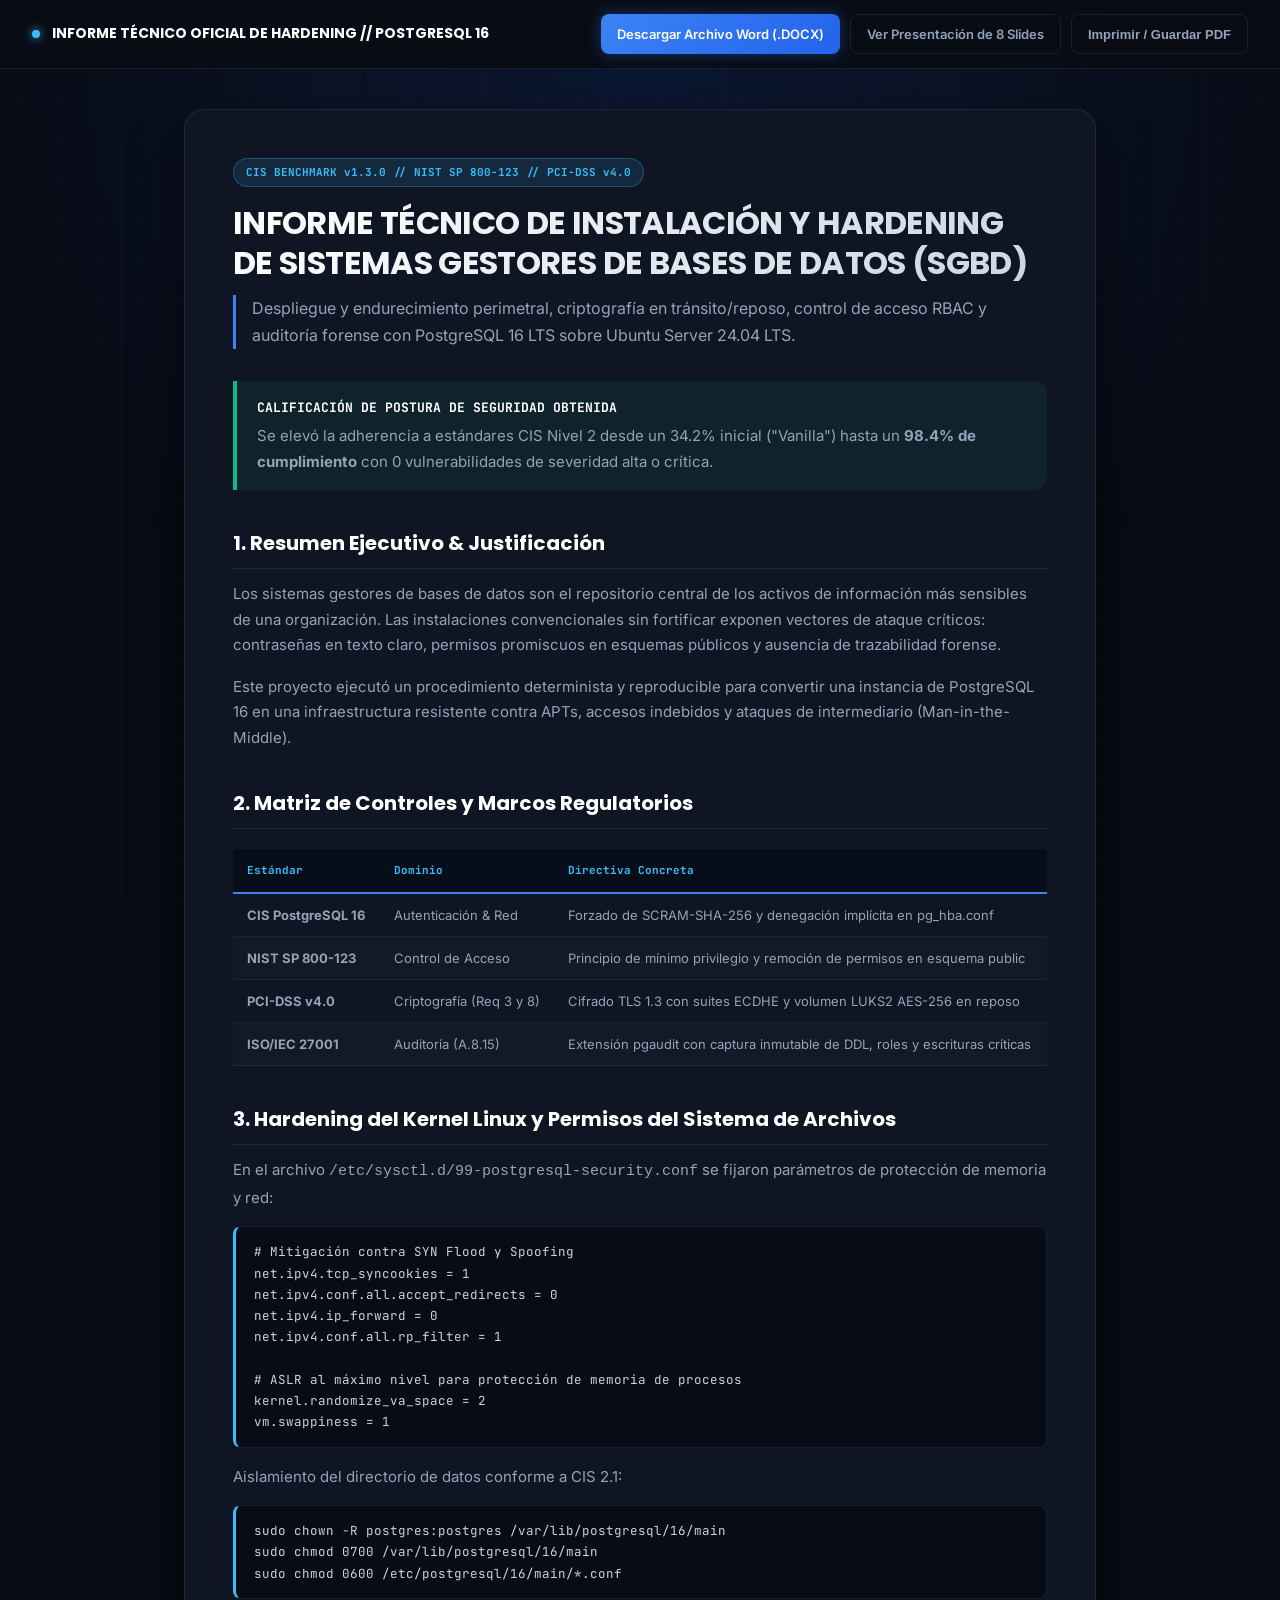
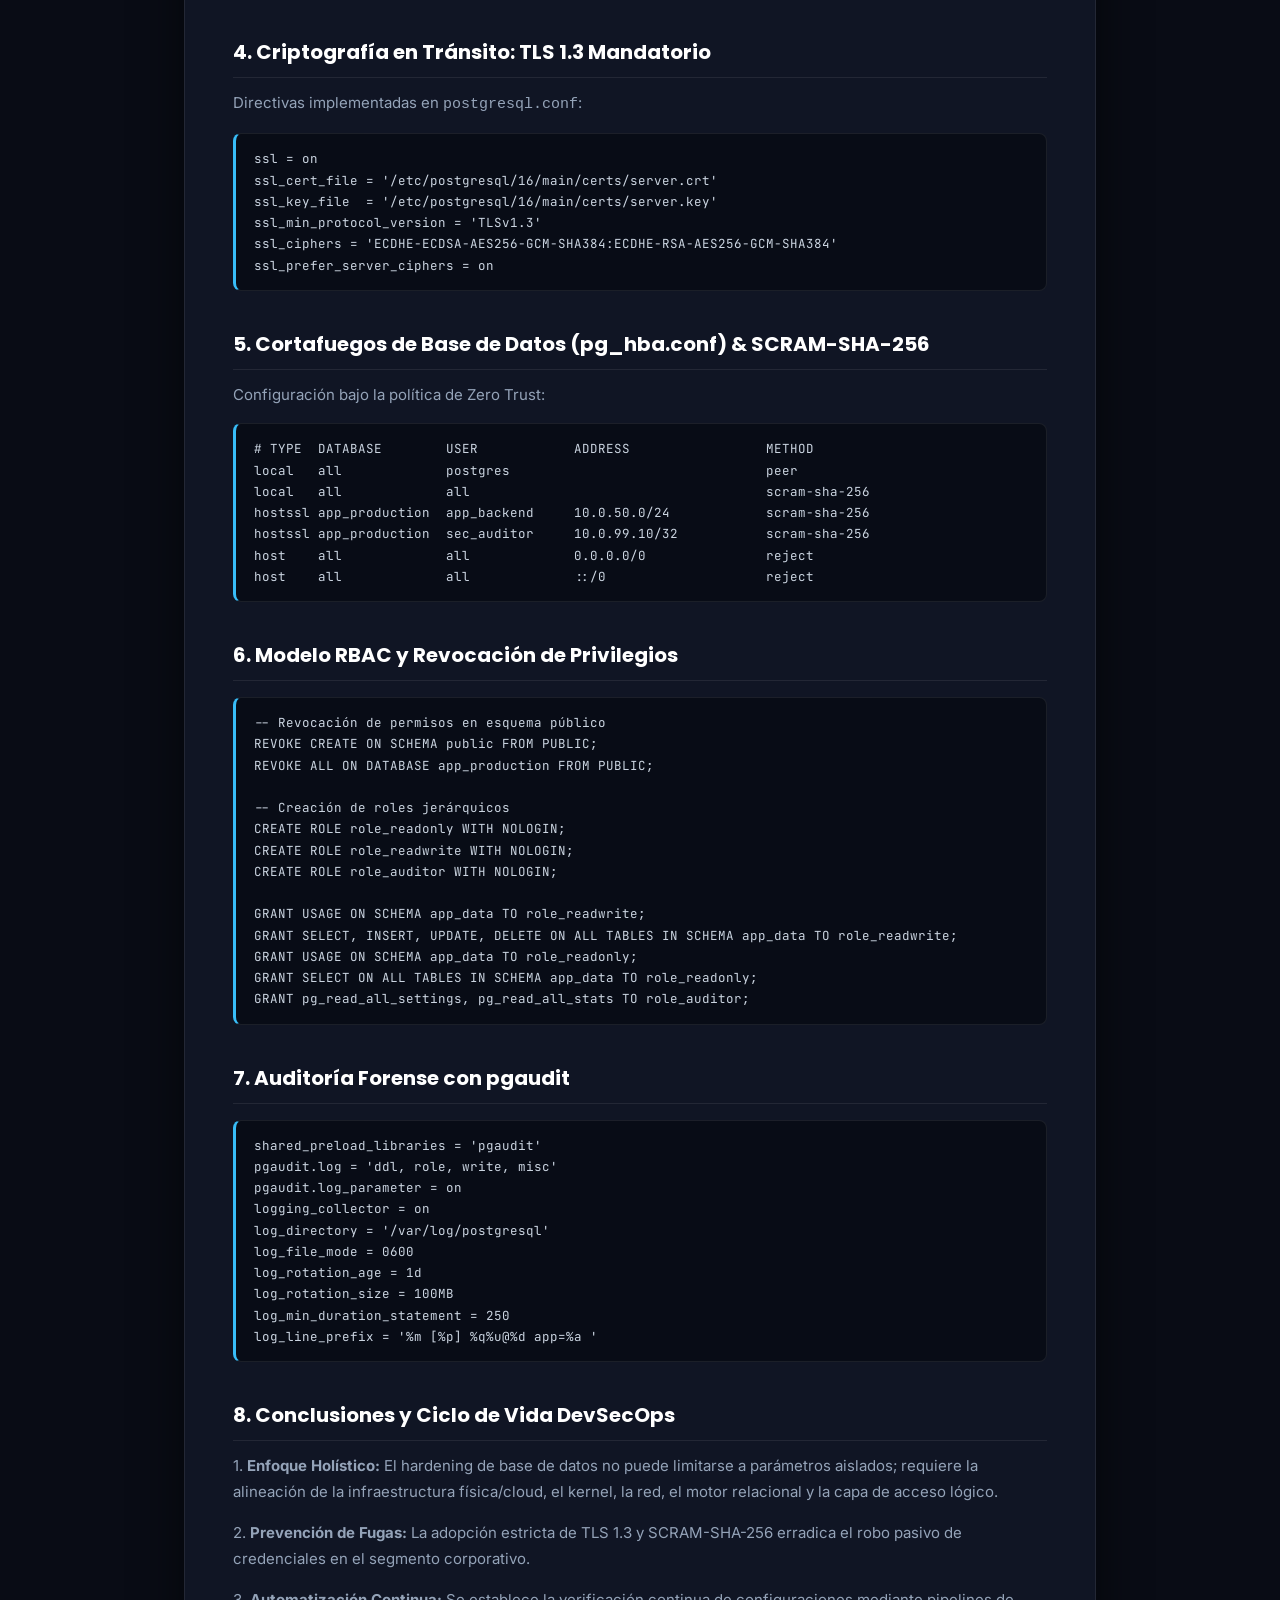
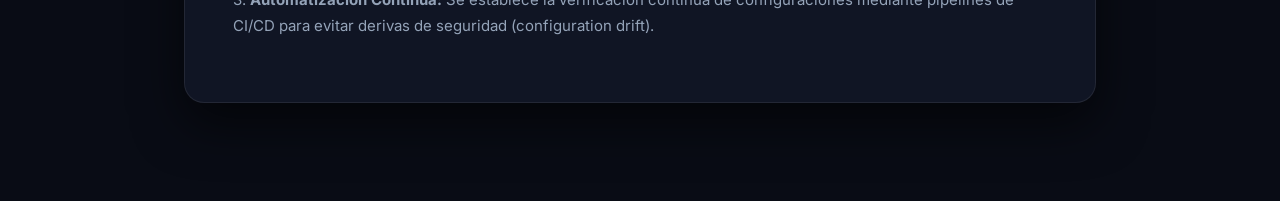
<file: informe_doc_viewer.html>
<!DOCTYPE html>
<html lang="es">
<head>
  <meta charset="UTF-8">
  <meta name="viewport" content="width=device-width, initial-scale=1.0">
  <title>Informe Técnico de Hardening de SGBD | PostgreSQL 16</title>
  <meta name="description" content="Informe ejecutivo detallado de instalación y hardening de PostgreSQL 16 bajo estándares CIS Benchmark v1.3 y NIST SP 800-123.">
  <link rel="preconnect" href="https://fonts.googleapis.com">
  <link rel="preconnect" href="https://fonts.gstatic.com" crossorigin>
  <link href="https://fonts.googleapis.com/css2?family=Inter:wght@400;500;600&family=JetBrains+Mono:wght@500;700&family=Poppins:wght@600;700;800&display=swap" rel="stylesheet">
  <style>
    :root {
      --bg-base: #090c15;
      --surface-card: #101524;
      --surface-glass: rgba(255, 255, 255, 0.04);
      --surface-glass-hover: rgba(59, 130, 246, 0.08);
      --surface-nav: rgba(9, 12, 21, 0.94);
      --blue-brand: #3b82f6;
      --blue-cyan: #38bdf8;
      --blue-400: #60a5fa;
      --blue-sapphire: #2563eb;
      --border-subtle: rgba(255, 255, 255, 0.08);
      --border-blue: rgba(96, 165, 250, 0.28);
      --text-main: #ffffff;
      --text-secondary: #94a3b8;
      --text-muted: #64748b;
      --semantic-emerald: #10b981;
      --font-display: 'Poppins', 'Inter', sans-serif;
      --font-body: 'Inter', sans-serif;
      --font-mono: 'JetBrains Mono', monospace;
    }

    * { box-sizing: border-box; margin: 0; padding: 0; }

    body {
      background-color: var(--bg-base);
      color: var(--text-main);
      font-family: var(--font-body);
      font-size: 15px;
      line-height: 1.7;
      padding-bottom: 60px;
    }

    body::before {
      content: '';
      position: fixed;
      inset: 0;
      background-image: 
        radial-gradient(circle at 50% 5%, rgba(37, 99, 235, 0.14) 0%, transparent 65%),
        radial-gradient(rgba(96, 165, 250, 0.06) 1px, transparent 1px),
        linear-gradient(to right, rgba(255, 255, 255, 0.015) 1px, transparent 1px);
      background-size: 100% 100%, 40px 40px, 120px 120px;
      pointer-events: none;
      z-index: 0;
    }

    header.doc-header {
      position: sticky;
      top: 0;
      background: var(--surface-nav);
      backdrop-filter: blur(16px);
      border-bottom: 1px solid var(--border-subtle);
      padding: 14px 32px;
      display: flex;
      justify-content: space-between;
      align-items: center;
      z-index: 100;
    }

    .brand-wrap {
      display: flex;
      align-items: center;
      gap: 12px;
    }

    .pulse-dot {
      width: 8px;
      height: 8px;
      border-radius: 50%;
      background: var(--blue-cyan);
      box-shadow: 0 0 10px var(--blue-cyan);
    }

    .doc-container {
      max-width: 960px;
      margin: 40px auto;
      padding: 0 24px;
      position: relative;
      z-index: 10;
    }

    .doc-paper {
      background: var(--surface-card);
      border: 1px solid var(--border-subtle);
      border-radius: 20px;
      padding: 48px;
      box-shadow: 0 20px 50px rgba(0, 0, 0, 0.6);
    }

    .meta-badge {
      display: inline-block;
      font-family: var(--font-mono);
      font-size: 11px;
      font-weight: 700;
      color: var(--blue-cyan);
      background: rgba(56, 189, 248, 0.12);
      border: 1px solid rgba(56, 189, 248, 0.28);
      padding: 4px 12px;
      border-radius: 999px;
      margin-bottom: 16px;
    }

    h1 {
      font-family: var(--font-display);
      font-size: 32px;
      font-weight: 700;
      letter-spacing: -0.02em;
      background: linear-gradient(135deg, #ffffff 0%, #cbd5e1 100%);
      -webkit-background-clip: text;
      background-clip: text;
      -webkit-text-fill-color: transparent;
      margin-bottom: 12px;
      line-height: 1.25;
    }

    .lead-p {
      font-size: 16px;
      color: var(--text-secondary);
      margin-bottom: 32px;
      border-left: 3px solid var(--blue-brand);
      padding-left: 16px;
    }

    h2 {
      font-family: var(--font-display);
      font-size: 20px;
      color: #ffffff;
      margin-top: 36px;
      margin-bottom: 12px;
      border-bottom: 1px solid rgba(255, 255, 255, 0.08);
      padding-bottom: 8px;
    }

    h3 {
      font-size: 16px;
      color: var(--blue-cyan);
      margin-top: 20px;
      margin-bottom: 8px;
    }

    p {
      color: var(--text-secondary);
      margin-bottom: 16px;
    }

    .callout-box {
      background: rgba(59, 130, 246, 0.08);
      border-left: 4px solid var(--blue-brand);
      padding: 16px 20px;
      border-radius: 0 12px 12px 0;
      margin: 20px 0;
    }

    .callout-box.success {
      background: rgba(16, 185, 129, 0.08);
      border-left-color: var(--semantic-emerald);
    }

    .callout-title {
      font-weight: 700;
      font-size: 13px;
      color: #ffffff;
      text-transform: uppercase;
      font-family: var(--font-mono);
      margin-bottom: 4px;
    }

    pre {
      background: #080c16;
      border: 1px solid rgba(255, 255, 255, 0.08);
      border-left: 3px solid var(--blue-cyan);
      border-radius: 8px;
      padding: 14px 18px;
      font-family: var(--font-mono);
      font-size: 12.5px;
      color: #cbd5e1;
      overflow-x: auto;
      margin: 16px 0;
    }

    table {
      width: 100%;
      border-collapse: collapse;
      margin: 20px 0;
      font-size: 13px;
    }

    th {
      background: #080d1a;
      color: var(--blue-cyan);
      font-family: var(--font-mono);
      font-size: 11px;
      text-align: left;
      padding: 12px 14px;
      border-bottom: 2px solid var(--blue-brand);
    }

    td {
      padding: 10px 14px;
      border-bottom: 1px solid rgba(255, 255, 255, 0.05);
      color: var(--text-secondary);
    }

    tr:nth-child(even) td {
      background: rgba(255, 255, 255, 0.015);
    }

    .btn-action {
      display: inline-flex;
      align-items: center;
      gap: 8px;
      padding: 8px 16px;
      border-radius: 8px;
      font-weight: 600;
      font-size: 13px;
      text-decoration: none;
      cursor: pointer;
      transition: all 0.2s;
    }

    .btn-action.primary {
      background: linear-gradient(135deg, var(--blue-brand) 0%, var(--blue-sapphire) 100%);
      color: #ffffff;
      box-shadow: 0 0 16px rgba(59, 130, 246, 0.35);
    }

    .btn-action.ghost {
      background: transparent;
      color: var(--text-secondary);
      border: 1px solid var(--border-subtle);
    }

    .btn-action.ghost:hover {
      background: rgba(59, 130, 246, 0.1);
      color: var(--blue-cyan);
    }

    @media print {
      body { background: #ffffff; color: #000000; }
      body::before { display: none; }
      header.doc-header { display: none; }
      .doc-paper { border: none; box-shadow: none; padding: 0; background: transparent; }
      h1, h2, h3, p, td { color: #000000 !important; }
      pre { background: #f1f5f9; color: #0f172a; border-color: #cbd5e1; }
      th { background: #e2e8f0; color: #0f172a; }
    }
  </style>
</head>
<body>

  <header class="doc-header">
    <div class="brand-wrap">
      <span class="pulse-dot"></span>
      <strong style="font-family: var(--font-display); font-size: 14px;">INFORME TÉCNICO OFICIAL DE HARDENING // POSTGRESQL 16</strong>
    </div>
    <div style="display: flex; gap: 10px;">
      <a href="informe_hardening_sgbd.docx" download class="btn-action primary">
        Descargar Archivo Word (.DOCX)
      </a>
      <a href="index.html" class="btn-action ghost">
        Ver Presentación de 8 Slides
      </a>
      <button onclick="window.print()" class="btn-action ghost">
        Imprimir / Guardar PDF
      </button>
    </div>
  </header>

  <main class="doc-container">
    <article class="doc-paper">
      <span class="meta-badge">CIS BENCHMARK v1.3.0 // NIST SP 800-123 // PCI-DSS v4.0</span>
      <h1>INFORME TÉCNICO DE INSTALACIÓN Y HARDENING DE SISTEMAS GESTORES DE BASES DE DATOS (SGBD)</h1>
      <p class="lead-p">Despliegue y endurecimiento perimetral, criptografía en tránsito/reposo, control de acceso RBAC y auditoría forense con PostgreSQL 16 LTS sobre Ubuntu Server 24.04 LTS.</p>

      <div class="callout-box success">
        <div class="callout-title">Calificación de Postura de Seguridad Obtenida</div>
        <p style="margin-bottom: 0;">Se elevó la adherencia a estándares CIS Nivel 2 desde un 34.2% inicial ("Vanilla") hasta un <strong>98.4% de cumplimiento</strong> con 0 vulnerabilidades de severidad alta o crítica.</p>
      </div>

      <h2>1. Resumen Ejecutivo & Justificación</h2>
      <p>Los sistemas gestores de bases de datos son el repositorio central de los activos de información más sensibles de una organización. Las instalaciones convencionales sin fortificar exponen vectores de ataque críticos: contraseñas en texto claro, permisos promiscuos en esquemas públicos y ausencia de trazabilidad forense.</p>
      <p>Este proyecto ejecutó un procedimiento determinista y reproducible para convertir una instancia de PostgreSQL 16 en una infraestructura resistente contra APTs, accesos indebidos y ataques de intermediario (Man-in-the-Middle).</p>

      <h2>2. Matriz de Controles y Marcos Regulatorios</h2>
      <table>
        <thead>
          <tr>
            <th>Estándar</th>
            <th>Dominio</th>
            <th>Directiva Concreta</th>
          </tr>
        </thead>
        <tbody>
          <tr>
            <td><strong>CIS PostgreSQL 16</strong></td>
            <td>Autenticación & Red</td>
            <td>Forzado de SCRAM-SHA-256 y denegación implícita en pg_hba.conf</td>
          </tr>
          <tr>
            <td><strong>NIST SP 800-123</strong></td>
            <td>Control de Acceso</td>
            <td>Principio de mínimo privilegio y remoción de permisos en esquema public</td>
          </tr>
          <tr>
            <td><strong>PCI-DSS v4.0</strong></td>
            <td>Criptografía (Req 3 y 8)</td>
            <td>Cifrado TLS 1.3 con suites ECDHE y volumen LUKS2 AES-256 en reposo</td>
          </tr>
          <tr>
            <td><strong>ISO/IEC 27001</strong></td>
            <td>Auditoría (A.8.15)</td>
            <td>Extensión pgaudit con captura inmutable de DDL, roles y escrituras críticas</td>
          </tr>
        </tbody>
      </table>

      <h2>3. Hardening del Kernel Linux y Permisos del Sistema de Archivos</h2>
      <p>En el archivo <code>/etc/sysctl.d/99-postgresql-security.conf</code> se fijaron parámetros de protección de memoria y red:</p>
      <pre># Mitigación contra SYN Flood y Spoofing
net.ipv4.tcp_syncookies = 1
net.ipv4.conf.all.accept_redirects = 0
net.ipv4.ip_forward = 0
net.ipv4.conf.all.rp_filter = 1

# ASLR al máximo nivel para protección de memoria de procesos
kernel.randomize_va_space = 2
vm.swappiness = 1</pre>

      <p>Aislamiento del directorio de datos conforme a CIS 2.1:</p>
      <pre>sudo chown -R postgres:postgres /var/lib/postgresql/16/main
sudo chmod 0700 /var/lib/postgresql/16/main
sudo chmod 0600 /etc/postgresql/16/main/*.conf</pre>

      <h2>4. Criptografía en Tránsito: TLS 1.3 Mandatorio</h2>
      <p>Directivas implementadas en <code>postgresql.conf</code>:</p>
      <pre>ssl = on
ssl_cert_file = '/etc/postgresql/16/main/certs/server.crt'
ssl_key_file  = '/etc/postgresql/16/main/certs/server.key'
ssl_min_protocol_version = 'TLSv1.3'
ssl_ciphers = 'ECDHE-ECDSA-AES256-GCM-SHA384:ECDHE-RSA-AES256-GCM-SHA384'
ssl_prefer_server_ciphers = on</pre>

      <h2>5. Cortafuegos de Base de Datos (pg_hba.conf) & SCRAM-SHA-256</h2>
      <p>Configuración bajo la política de Zero Trust:</p>
      <pre># TYPE  DATABASE        USER            ADDRESS                 METHOD
local   all             postgres                                peer
local   all             all                                     scram-sha-256
hostssl app_production  app_backend     10.0.50.0/24            scram-sha-256
hostssl app_production  sec_auditor     10.0.99.10/32           scram-sha-256
host    all             all             0.0.0.0/0               reject
host    all             all             ::/0                    reject</pre>

      <h2>6. Modelo RBAC y Revocación de Privilegios</h2>
      <pre>-- Revocación de permisos en esquema público
REVOKE CREATE ON SCHEMA public FROM PUBLIC;
REVOKE ALL ON DATABASE app_production FROM PUBLIC;

-- Creación de roles jerárquicos
CREATE ROLE role_readonly WITH NOLOGIN;
CREATE ROLE role_readwrite WITH NOLOGIN;
CREATE ROLE role_auditor WITH NOLOGIN;

GRANT USAGE ON SCHEMA app_data TO role_readwrite;
GRANT SELECT, INSERT, UPDATE, DELETE ON ALL TABLES IN SCHEMA app_data TO role_readwrite;
GRANT USAGE ON SCHEMA app_data TO role_readonly;
GRANT SELECT ON ALL TABLES IN SCHEMA app_data TO role_readonly;
GRANT pg_read_all_settings, pg_read_all_stats TO role_auditor;</pre>

      <h2>7. Auditoría Forense con pgaudit</h2>
      <pre>shared_preload_libraries = 'pgaudit'
pgaudit.log = 'ddl, role, write, misc'
pgaudit.log_parameter = on
logging_collector = on
log_directory = '/var/log/postgresql'
log_file_mode = 0600
log_rotation_age = 1d
log_rotation_size = 100MB
log_min_duration_statement = 250
log_line_prefix = '%m [%p] %q%u@%d app=%a '</pre>

      <h2>8. Conclusiones y Ciclo de Vida DevSecOps</h2>
      <p>1. <strong>Enfoque Holístico:</strong> El hardening de base de datos no puede limitarse a parámetros aislados; requiere la alineación de la infraestructura física/cloud, el kernel, la red, el motor relacional y la capa de acceso lógico.</p>
      <p>2. <strong>Prevención de Fugas:</strong> La adopción estricta de TLS 1.3 y SCRAM-SHA-256 erradica el robo pasivo de credenciales en el segmento corporativo.</p>
      <p>3. <strong>Automatización Continua:</strong> Se establece la verificación continua de configuraciones mediante pipelines de CI/CD para evitar derivas de seguridad (configuration drift).</p>
    </article>
  </main>
</body>
</html>
</file>
<file: style.css>
/* ==========================================================================
   SISTEMA DE DISEÑO: EDITORIAL TECNOLÓGICO "OBSIDIAN & ELECTRIC SAPPHIRE"
   Guía de Estilo: diseño.md | Hardening de SGBD PostgreSQL 16
   ========================================================================== */

/* --- Variables y Tokens de Diseño --- */
:root {
  /* Fondos y Superficies */
  --bg-base: #090c15;
  --surface-card: #101524;
  --surface-glass: rgba(255, 255, 255, 0.04);
  --surface-glass-hover: rgba(59, 130, 246, 0.08);
  --surface-nav: rgba(9, 12, 21, 0.94);

  /* Gama de Azules Tecnológicos */
  --blue-brand: #3b82f6;
  --blue-cyan: #38bdf8;
  --blue-400: #60a5fa;
  --blue-sapphire: #2563eb;
  --blue-deep: #1d4ed8;
  --blue-surface-soft: rgba(59, 130, 246, 0.08);
  --blue-surface-active: rgba(37, 99, 235, 0.14);
  --border-subtle: rgba(255, 255, 255, 0.08);
  --border-blue: rgba(96, 165, 250, 0.28);
  --border-blue-active: rgba(96, 165, 250, 0.6);
  --glow-primary: rgba(59, 130, 246, 0.35);
  --glow-intense: rgba(59, 130, 246, 0.5);

  /* Jerarquía de Texto y Neutros */
  --text-main: #ffffff;
  --text-secondary: #94a3b8;
  --text-muted: #64748b;
  --border-element: rgba(255, 255, 255, 0.1);

  /* Acentos Semánticos */
  --semantic-emerald: #10b981;
  --semantic-amber: #f59e0b;
  --semantic-rose: #ef4444;

  /* Tipografía */
  --font-display: 'Poppins', 'Inter', -apple-system, sans-serif;
  --font-body: 'Inter', -apple-system, sans-serif;
  --font-mono: 'JetBrains Mono', 'Consolas', monospace;

  /* Transición Cinemática */
  --transition-smooth: cubic-bezier(0.16, 1, 0.3, 1);
  --transition-fast: 0.2s cubic-bezier(0.16, 1, 0.3, 1);
  --transition-normal: 0.35s cubic-bezier(0.16, 1, 0.3, 1);
}

/* --- Reset & Base --- */
*, *::before, *::after {
  box-sizing: border-box;
  margin: 0;
  padding: 0;
}

html, body {
  width: 100%;
  height: 100%;
  background-color: var(--bg-base);
  color: var(--text-main);
  font-family: var(--font-body);
  font-size: 15px;
  line-height: 1.6;
  overflow: hidden;
  -webkit-font-smoothing: antialiased;
  -moz-osx-font-smoothing: grayscale;
}

/* --- Ambient Background & Iluminación (CSS Puro según diseño.md) --- */
body::before {
  content: '';
  position: fixed;
  inset: 0;
  background-image: 
    radial-gradient(circle at 50% 5%, rgba(37, 99, 235, 0.14) 0%, transparent 65%),
    radial-gradient(rgba(96, 165, 250, 0.06) 1px, transparent 1px),
    linear-gradient(to right, rgba(255, 255, 255, 0.015) 1px, transparent 1px);
  background-size: 100% 100%, 40px 40px, 120px 120px;
  pointer-events: none;
  z-index: 0;
}

.ambient-glow-layer {
  position: fixed;
  top: 10%;
  right: 5%;
  width: 500px;
  height: 500px;
  background: radial-gradient(circle, rgba(56, 189, 248, 0.06) 0%, transparent 70%);
  pointer-events: none;
  z-index: 0;
  filter: blur(60px);
}

/* --- Chrome Superior Flotante (Header) --- */
.top-chrome {
  position: fixed;
  top: 0;
  left: 0;
  right: 0;
  height: 64px;
  background: var(--surface-nav);
  backdrop-filter: blur(16px);
  -webkit-backdrop-filter: blur(16px);
  border-bottom: 1px solid var(--border-subtle);
  display: flex;
  align-items: center;
  justify-content: space-between;
  padding: 0 28px;
  z-index: 100;
}

.chrome-left {
  display: flex;
  align-items: center;
  gap: 16px;
}

.brand-badge {
  display: inline-flex;
  align-items: center;
  gap: 10px;
  padding: 6px 14px;
  border-radius: 999px;
  background: var(--blue-surface-active);
  border: 1px solid var(--border-blue);
  box-shadow: 0 0 12px rgba(59, 130, 246, 0.2);
}

.pulse-dot {
  width: 8px;
  height: 8px;
  border-radius: 50%;
  background: var(--blue-cyan);
  display: inline-block;
  animation: radarPulse 2.2s infinite ease-in-out;
}

@keyframes radarPulse {
  0% {
    transform: scale(0.95);
    box-shadow: 0 0 0 0 rgba(59, 130, 246, 0.7);
  }
  70% {
    transform: scale(1);
    box-shadow: 0 0 0 8px rgba(59, 130, 246, 0);
  }
  100% {
    transform: scale(0.95);
    box-shadow: 0 0 0 0 rgba(59, 130, 246, 0);
  }
}

.badge-text {
  font-family: var(--font-mono);
  font-size: 11px;
  font-weight: 700;
  letter-spacing: 0.06em;
  color: var(--blue-cyan);
  text-transform: uppercase;
}

.deck-title-mini {
  color: var(--text-secondary);
  font-size: 13px;
  font-weight: 500;
  border-left: 1px solid var(--border-subtle);
  padding-left: 16px;
}

/* Progreso Central */
.chrome-center {
  display: flex;
  align-items: center;
  gap: 14px;
}

.progress-track {
  width: 180px;
  height: 4px;
  background: rgba(255, 255, 255, 0.08);
  border-radius: 999px;
  overflow: hidden;
}

.progress-fill {
  height: 100%;
  width: 12.5%;
  background: linear-gradient(90deg, var(--blue-cyan), var(--blue-brand));
  box-shadow: 0 0 8px var(--glow-primary);
  border-radius: 999px;
  transition: width var(--transition-normal);
}

.slide-counter-badge {
  font-family: var(--font-mono);
  font-size: 13px;
  font-weight: 700;
  color: var(--text-main);
  background: rgba(255, 255, 255, 0.05);
  padding: 3px 10px;
  border-radius: 6px;
  border: 1px solid var(--border-subtle);
}

.counter-total {
  color: var(--text-muted);
}

/* Botones de Cabecera */
.chrome-right {
  display: flex;
  align-items: center;
  gap: 10px;
}

.btn-ghost {
  display: inline-flex;
  align-items: center;
  gap: 8px;
  background: transparent;
  color: var(--text-secondary);
  border: 1px solid var(--border-subtle);
  padding: 7px 12px;
  border-radius: 8px;
  font-family: var(--font-body);
  font-size: 12.5px;
  cursor: pointer;
  transition: all var(--transition-fast);
}

.btn-ghost:hover {
  background: var(--blue-surface-soft);
  color: var(--blue-cyan);
  border-color: var(--border-blue);
  box-shadow: 0 0 14px rgba(59, 130, 246, 0.2);
}

.btn-primary {
  display: inline-flex;
  align-items: center;
  gap: 8px;
  background: linear-gradient(135deg, var(--blue-brand) 0%, var(--blue-deep) 100%);
  color: #ffffff;
  border: none;
  padding: 8px 16px;
  border-radius: 8px;
  font-family: var(--font-body);
  font-size: 12.5px;
  font-weight: 600;
  cursor: pointer;
  box-shadow: 0 0 20px rgba(59, 130, 246, 0.4);
  transition: all var(--transition-fast);
}

.btn-primary:hover {
  transform: translateY(-2px);
  box-shadow: 0 0 26px rgba(59, 130, 246, 0.6);
  filter: brightness(1.1);
}

.key-shortcut {
  font-family: var(--font-mono);
  font-size: 10px;
  color: var(--text-muted);
  background: rgba(255, 255, 255, 0.08);
  padding: 2px 5px;
  border-radius: 4px;
}

/* Menú Desplegable de Descargas */
.downloads-dropdown-container {
  position: relative;
}

.dropdown-menu {
  position: absolute;
  top: calc(100% + 8px);
  right: 0;
  width: 280px;
  background: #0f1422;
  border: 1px solid var(--border-blue);
  box-shadow: 0 16px 40px rgba(0, 0, 0, 0.8), 0 0 24px rgba(59, 130, 246, 0.2);
  border-radius: 12px;
  padding: 8px;
  display: none;
  flex-direction: column;
  gap: 4px;
  z-index: 200;
  backdrop-filter: blur(20px);
}

.dropdown-menu.show {
  display: flex;
  animation: fadeInDown 0.2s var(--transition-smooth);
}

@keyframes fadeInDown {
  from { opacity: 0; transform: translateY(-8px); }
  to { opacity: 1; transform: translateY(0); }
}

.dropdown-item {
  display: flex;
  align-items: center;
  gap: 12px;
  padding: 10px 12px;
  border-radius: 8px;
  text-decoration: none;
  color: var(--text-main);
  transition: all var(--transition-fast);
}

.dropdown-item:hover {
  background: rgba(59, 130, 246, 0.12);
  border-left: 3px solid var(--blue-brand);
}

.item-icon {
  font-family: var(--font-mono);
  font-size: 10px;
  font-weight: 700;
  padding: 5px 7px;
  border-radius: 6px;
  letter-spacing: 0.5px;
}

.docx-icon { background: rgba(37, 99, 235, 0.2); color: #60a5fa; border: 1px solid rgba(96, 165, 250, 0.3); }
.pptx-icon { background: rgba(245, 158, 11, 0.2); color: #fbbf24; border: 1px solid rgba(245, 158, 11, 0.3); }
.md-icon   { background: rgba(16, 185, 129, 0.2); color: #34d399; border: 1px solid rgba(16, 185, 129, 0.3); }

.item-text strong {
  display: block;
  font-size: 13px;
  font-weight: 600;
}

.item-text small {
  color: var(--text-muted);
  font-size: 11px;
}

/* --- Escenario Principal de Diapositivas con Perspectiva 3D --- */
.presentation-stage {
  position: fixed;
  top: 64px;
  bottom: 64px;
  left: 0;
  right: 0;
  overflow: hidden;
  z-index: 10;
  display: block;
  padding: 0;
  perspective: 1400px;
  perspective-origin: 50% 45%;
  transform-style: preserve-3d;
}

/* --- Slide Container con Soporte de Animaciones de Entrada y Salida --- */
.slide {
  position: absolute;
  inset: 0;
  padding: 16px 32px 32px 32px;
  opacity: 0;
  visibility: hidden;
  overflow-y: auto;
  overflow-x: hidden;
  scroll-behavior: smooth;
  -webkit-overflow-scrolling: touch;
  pointer-events: none;
  z-index: 10;
  transform-origin: 50% 45%;
  backface-visibility: hidden;
  will-change: transform, opacity, filter;
  transition: visibility 0.48s;
}

/* Diapositiva Activa Estable (En Pantalla) */
.slide.active {
  opacity: 1;
  visibility: visible;
  transform: translate3d(0, 0, 0) scale(1) rotateY(0deg);
  pointer-events: all;
  z-index: 20;
}

/* ==========================================================================
   ANIMACIONES DIRECCIONALES DE ENTRADA Y SALIDA (TRANSICIONES CINEMÁTICAS)
   ========================================================================== */

/* Salida hacia adelante (Next / Siguiente): se retira a la izquierda con profundidad */
.slide.is-exiting.exit-next {
  z-index: 15 !important;
  visibility: visible !important;
  pointer-events: none !important;
  animation: slideExitNext 0.46s cubic-bezier(0.16, 1, 0.3, 1) both;
}

/* Entrada desde adelante (Next / Siguiente): llega desde la derecha con resplandor */
.slide.is-entering.enter-next {
  z-index: 25 !important;
  visibility: visible !important;
  pointer-events: all !important;
  animation: slideEnterNext 0.48s cubic-bezier(0.16, 1, 0.3, 1) both;
}

/* Salida hacia atrás (Prev / Anterior): se retira a la derecha con profundidad */
.slide.is-exiting.exit-prev {
  z-index: 15 !important;
  visibility: visible !important;
  pointer-events: none !important;
  animation: slideExitPrev 0.46s cubic-bezier(0.16, 1, 0.3, 1) both;
}

/* Entrada desde atrás (Prev / Anterior): llega desde la izquierda con resplandor */
.slide.is-entering.enter-prev {
  z-index: 25 !important;
  visibility: visible !important;
  pointer-events: all !important;
  animation: slideEnterPrev 0.48s cubic-bezier(0.16, 1, 0.3, 1) both;
}

@keyframes slideExitNext {
  0% {
    opacity: 1;
    transform: translate3d(0, 0, 0) scale(1) rotateY(0deg);
    filter: blur(0px) brightness(1);
  }
  40% {
    opacity: 0.8;
    filter: blur(2px) brightness(1.1);
  }
  100% {
    opacity: 0;
    transform: translate3d(-90px, 0, -80px) scale(0.92) rotateY(3deg);
    filter: blur(6px) brightness(0.6);
  }
}

@keyframes slideEnterNext {
  0% {
    opacity: 0;
    transform: translate3d(100px, 0, 80px) scale(0.92) rotateY(-3deg);
    filter: blur(8px) brightness(1.3);
  }
  60% {
    filter: blur(2px) brightness(1.1);
  }
  100% {
    opacity: 1;
    transform: translate3d(0, 0, 0) scale(1) rotateY(0deg);
    filter: blur(0px) brightness(1);
  }
}

@keyframes slideExitPrev {
  0% {
    opacity: 1;
    transform: translate3d(0, 0, 0) scale(1) rotateY(0deg);
    filter: blur(0px) brightness(1);
  }
  40% {
    opacity: 0.8;
    filter: blur(2px) brightness(1.1);
  }
  100% {
    opacity: 0;
    transform: translate3d(90px, 0, -80px) scale(0.92) rotateY(-3deg);
    filter: blur(6px) brightness(0.6);
  }
}

@keyframes slideEnterPrev {
  0% {
    opacity: 0;
    transform: translate3d(-100px, 0, 80px) scale(0.92) rotateY(3deg);
    filter: blur(8px) brightness(1.3);
  }
  60% {
    filter: blur(2px) brightness(1.1);
  }
  100% {
    opacity: 1;
    transform: translate3d(0, 0, 0) scale(1) rotateY(0deg);
    filter: blur(0px) brightness(1);
  }
}

/* ==========================================================================
   EFECTOS ORIGINALES TEMÁTICOS POR DIAPOSITIVA (SIGNATURE FX)
   ========================================================================== */

/* SLIDE 1: Hero Cyber-Nexus (Apertura de Pulso Holográfico) */
.slide[data-theme="hero-nexus"].active.is-entering::before {
  content: '';
  position: absolute;
  top: 40%;
  left: 50%;
  width: 180px;
  height: 180px;
  border-radius: 50%;
  transform: translate(-50%, -50%);
  background: radial-gradient(circle, rgba(56, 189, 248, 0.5) 0%, rgba(37, 99, 235, 0.25) 45%, transparent 70%);
  animation: heroNexusPulse 0.9s cubic-bezier(0.16, 1, 0.3, 1) forwards;
  pointer-events: none;
  z-index: 1;
}
@keyframes heroNexusPulse {
  0% { transform: translate(-50%, -50%) scale(0.2); opacity: 0; }
  50% { opacity: 0.9; }
  100% { transform: translate(-50%, -50%) scale(4.8); opacity: 0; }
}

/* SLIDE 2: Radar Threat Scanline Sweep (Barrido Táctico Láser de Amenazas) */
.slide[data-theme="threat-radar"].active.is-entering::after {
  content: '';
  position: absolute;
  top: 0;
  bottom: 0;
  left: -120px;
  width: 140px;
  background: linear-gradient(90deg, transparent, rgba(239, 68, 68, 0.3) 40%, rgba(245, 158, 11, 0.55) 75%, rgba(56, 189, 248, 0.8) 100%);
  box-shadow: 0 0 35px rgba(245, 158, 11, 0.45);
  animation: radarLaserSweep 0.85s cubic-bezier(0.16, 1, 0.3, 1) forwards;
  pointer-events: none;
  z-index: 30;
}
@keyframes radarLaserSweep {
  0% { left: -140px; opacity: 0; }
  25% { opacity: 0.9; }
  100% { left: 110%; opacity: 0; }
}

/* SLIDE 3: Kernel Sandbox Core Isolation (Ensamblaje Modular Seguro) */
.slide[data-theme="kernel-sandbox"].active.is-entering .slide-inner {
  animation: kernelAssemble 0.52s cubic-bezier(0.16, 1, 0.3, 1) both;
}
@keyframes kernelAssemble {
  0% { transform: scale(0.96) translateY(24px); filter: contrast(1.25) brightness(1.2); }
  100% { transform: scale(1) translateY(0); filter: contrast(1) brightness(1); }
}

/* SLIDE 4: Cipher Stream & Prism Sheen (Destello Criptográfico Prismático) */
.slide[data-theme="cipher-stream"].active.is-entering::after {
  content: '';
  position: absolute;
  inset: 0;
  background: linear-gradient(115deg, transparent 20%, rgba(56, 189, 248, 0.16) 42%, rgba(147, 197, 253, 0.35) 48%, transparent 58%);
  animation: prismSheenWave 0.9s cubic-bezier(0.16, 1, 0.3, 1) forwards;
  pointer-events: none;
  z-index: 25;
}
@keyframes prismSheenWave {
  0% { transform: translateX(-100%); opacity: 0; }
  35% { opacity: 1; }
  100% { transform: translateX(100%); opacity: 0; }
}

/* SLIDE 5: Perimeter Firewall Gate Latch (Cierre Perimetral Zero Trust) */
.slide[data-theme="firewall-barrier"].active.is-entering .bento-grid {
  animation: firewallGateLatch 0.52s cubic-bezier(0.16, 1, 0.3, 1) both;
}
@keyframes firewallGateLatch {
  0% { transform: scaleX(0.95); filter: drop-shadow(0 0 25px rgba(59, 130, 246, 0.7)); }
  100% { transform: scaleX(1); filter: drop-shadow(0 0 0 transparent); }
}

/* SLIDE 6: RBAC Vault Tumbler Unlatch (Desbloqueo de Bóveda Jerárquica) */
.slide[data-theme="vault-rbac"].active.is-entering .bento-card {
  animation: vaultCardDrop 0.5s cubic-bezier(0.34, 1.4, 0.64, 1) both;
}
@keyframes vaultCardDrop {
  0% { opacity: 0; transform: translateY(-24px) scale(0.96); }
  100% { opacity: 1; transform: translateY(0) scale(1); }
}

/* SLIDE 7: Forensic Telemetry Stream (Escaneo Vertical Forense) */
.slide[data-theme="forensic-telemetry"].active.is-entering::after {
  content: '';
  position: absolute;
  left: 0;
  right: 0;
  top: -40px;
  height: 6px;
  background: linear-gradient(90deg, transparent, #38bdf8 30%, #ffffff 50%, #3b82f6 70%, transparent);
  box-shadow: 0 0 24px #38bdf8, 0 0 45px rgba(59, 130, 246, 0.8);
  animation: forensicScanBar 0.8s cubic-bezier(0.16, 1, 0.3, 1) forwards;
  pointer-events: none;
  z-index: 35;
}
@keyframes forensicScanBar {
  0% { top: 0%; opacity: 0; }
  25% { opacity: 1; }
  100% { top: 100%; opacity: 0; }
}

/* SLIDE 8: Executive Benchmark Triumph (Aura Triunfal de Victoria CIS) */
.slide[data-theme="executive-triumph"].active.is-entering::before {
  content: '';
  position: absolute;
  top: 35%;
  right: 25%;
  width: 240px;
  height: 240px;
  border-radius: 50%;
  background: radial-gradient(circle, rgba(16, 185, 129, 0.4) 0%, rgba(56, 189, 248, 0.25) 50%, transparent 70%);
  animation: triumphAuraPulse 1s cubic-bezier(0.16, 1, 0.3, 1) forwards;
  pointer-events: none;
  z-index: 1;
}
@keyframes triumphAuraPulse {
  0% { transform: scale(0.3); opacity: 0; }
  50% { opacity: 0.95; }
  100% { transform: scale(3.6); opacity: 0; }
}

/* ==========================================================================
   MICRO-ANIMACIONES EN CASCADA PARA ELEMENTOS INTERNOS (STAGGERED REVEAL)
   ========================================================================== */

/* Entrada y Salida Suave del Encabezado */
.slide.active .slide-header {
  animation: headerCascadeIn 0.46s cubic-bezier(0.16, 1, 0.3, 1) both;
}
.slide.is-exiting .slide-header {
  animation: headerCascadeOut 0.32s cubic-bezier(0.4, 0, 1, 1) both;
}
@keyframes headerCascadeIn {
  0% { opacity: 0; transform: translateY(-16px); filter: blur(4px); }
  100% { opacity: 1; transform: translateY(0); filter: blur(0); }
}
@keyframes headerCascadeOut {
  0% { opacity: 1; transform: translateY(0); }
  100% { opacity: 0; transform: translateY(-12px); filter: blur(3px); }
}

/* Entrada Progresiva Escalonada de Tarjetas Bento */
.slide.active .bento-grid > .bento-card {
  animation: bentoCardIn 0.5s cubic-bezier(0.16, 1, 0.3, 1) both;
}
.slide.active .bento-grid > .bento-card:nth-child(1) { animation-delay: 0.04s; }
.slide.active .bento-grid > .bento-card:nth-child(2) { animation-delay: 0.09s; }
.slide.active .bento-grid > .bento-card:nth-child(3) { animation-delay: 0.14s; }
.slide.active .bento-grid > .bento-card:nth-child(4) { animation-delay: 0.19s; }
.slide.active .bento-grid > .bento-card:nth-child(5) { animation-delay: 0.24s; }
.slide.active .bento-grid > .bento-card:nth-child(6) { animation-delay: 0.29s; }

.slide.active .bento-stacked > .bento-card {
  animation: bentoCardIn 0.5s cubic-bezier(0.16, 1, 0.3, 1) both;
}
.slide.active .bento-stacked > .bento-card:nth-child(1) { animation-delay: 0.12s; }
.slide.active .bento-stacked > .bento-card:nth-child(2) { animation-delay: 0.18s; }
.slide.active .bento-stacked > .bento-card:nth-child(3) { animation-delay: 0.24s; }

/* Salida Sincronizada de Tarjetas Bento */
.slide.is-exiting .bento-card {
  animation: bentoCardOut 0.32s cubic-bezier(0.4, 0, 1, 1) both;
}
@keyframes bentoCardIn {
  0% {
    opacity: 0;
    transform: translateY(22px) scale(0.97);
    filter: blur(4px);
  }
  70% {
    transform: translateY(-2px) scale(1.004);
    filter: blur(0);
  }
  100% {
    opacity: 1;
    transform: translateY(0) scale(1);
    filter: blur(0);
  }
}
@keyframes bentoCardOut {
  0% {
    opacity: 1;
    transform: translateY(0) scale(1);
    filter: blur(0);
  }
  100% {
    opacity: 0;
    transform: translateY(-14px) scale(0.96);
    filter: blur(4px);
  }
}

/* Destello de Borde Superior al Cargar la Tarjeta (Luminous Gleam) */
.slide.active .bento-card::after {
  content: '';
  position: absolute;
  top: 0;
  left: -80%;
  width: 60%;
  height: 2px;
  background: linear-gradient(90deg, transparent, var(--blue-cyan), #ffffff, var(--blue-brand), transparent);
  animation: cardBorderGleam 0.75s cubic-bezier(0.16, 1, 0.3, 1) forwards;
  pointer-events: none;
  opacity: 0.85;
}
@keyframes cardBorderGleam {
  0% { left: -60%; opacity: 0; }
  30% { opacity: 1; }
  100% { left: 120%; opacity: 0; }
}

/* Estilo del Botón de Reproducción de Animación en Chrome */
#btnReplay {
  border-color: rgba(56, 189, 248, 0.35);
  color: var(--blue-cyan);
  background: rgba(56, 189, 248, 0.08);
}
#btnReplay:hover {
  background: rgba(56, 189, 248, 0.18);
  border-color: var(--blue-cyan);
  box-shadow: 0 0 16px rgba(56, 189, 248, 0.4);
}
#btnReplay.is-spinning svg {
  animation: replaySpin 0.5s cubic-bezier(0.16, 1, 0.3, 1);
}
@keyframes replaySpin {
  0% { transform: rotate(0deg); }
  100% { transform: rotate(360deg); }
}

/* Soporte de Accesibilidad (Prefers Reduced Motion) */
@media (prefers-reduced-motion: reduce) {
  .slide, .slide.active, .slide.is-entering, .slide.is-exiting,
  .slide.active .bento-card, .slide.is-exiting .bento-card,
  .slide.active .slide-header, .slide.is-exiting .slide-header {
    animation: none !important;
    transition: opacity 0.2s ease !important;
    transform: none !important;
    filter: none !important;
  }
}

/* Scrollbar Personalizada Obsidian & Electric Sapphire */
.slide::-webkit-scrollbar {
  width: 8px;
}

.slide::-webkit-scrollbar-track {
  background: rgba(9, 12, 21, 0.4);
  border-radius: 999px;
}

.slide::-webkit-scrollbar-thumb {
  background: linear-gradient(180deg, var(--blue-cyan), var(--blue-brand));
  border-radius: 999px;
  border: 2px solid rgba(9, 12, 21, 0.5);
}

.slide::-webkit-scrollbar-thumb:hover {
  background: var(--blue-cyan);
}

.slide-inner {
  width: 100%;
  max-width: 1400px;
  margin: 0 auto;
  min-height: calc(100% - 10px);
  display: flex;
  flex-direction: column;
  justify-content: flex-start;
  gap: 12px;
  padding-bottom: 16px;
}

/* --- Encabezado de Diapositiva --- */
.slide-header {
  display: flex;
  flex-direction: column;
  gap: 4px;
}

.pill-tag {
  display: inline-flex;
  align-items: center;
  gap: 8px;
  align-self: flex-start;
  padding: 3px 10px;
  background: rgba(59, 130, 246, 0.1);
  border: 1px solid var(--border-blue);
  border-radius: 999px;
  font-family: var(--font-mono);
  font-size: 10px;
  font-weight: 700;
  color: var(--blue-cyan);
  letter-spacing: 0.05em;
  text-transform: uppercase;
}

.tag-glow {
  width: 6px;
  height: 6px;
  border-radius: 50%;
  background: var(--blue-cyan);
  box-shadow: 0 0 8px var(--blue-cyan);
}

.slide-title {
  font-family: var(--font-display);
  font-size: clamp(20px, 2vw, 28px);
  font-weight: 700;
  letter-spacing: -0.02em;
  background: linear-gradient(135deg, #ffffff 0%, #cbd5e1 100%);
  -webkit-background-clip: text;
  background-clip: text;
  -webkit-text-fill-color: transparent;
  line-height: 1.2;
}

.slide-subtitle {
  color: var(--text-secondary);
  font-size: clamp(12px, 0.95vw, 13.5px);
  max-width: 950px;
  line-height: 1.45;
}

/* --- Bento Grids Asimétricos Optimizados --- */
.bento-grid {
  display: grid;
  gap: 12px;
  flex: 1;
  min-height: min-content;
}

.grid-4-cols {
  grid-template-columns: repeat(4, 1fr);
  grid-auto-rows: minmax(min-content, auto);
}

.grid-3-cols {
  grid-template-columns: repeat(3, 1fr);
  grid-auto-rows: minmax(min-content, auto);
}

.grid-2-cols {
  grid-template-columns: repeat(2, 1fr);
  grid-auto-rows: minmax(min-content, auto);
}

.col-span-2 {
  grid-column: span 2;
}

.col-span-3 {
  grid-column: span 3;
}

.bento-stacked {
  display: flex;
  flex-direction: column;
  gap: 12px;
  height: 100%;
}

.bento-stacked > .bento-card {
  flex: 1;
}

/* Tarjeta Bento Base */
.bento-card {
  background: var(--surface-card);
  background-image: linear-gradient(180deg, rgba(59, 130, 246, 0.05) 0%, rgba(255, 255, 255, 0.01) 100%);
  border: 1px solid var(--border-subtle);
  border-radius: 14px;
  padding: 13px 15px;
  display: flex;
  flex-direction: column;
  justify-content: flex-start;
  gap: 6px;
  position: relative;
  overflow: hidden;
  box-shadow: 0 4px 16px rgba(0, 0, 0, 0.4);
  transition: transform var(--transition-normal), border-color var(--transition-normal), box-shadow var(--transition-normal);
}

.bento-card:hover {
  transform: translateY(-3px);
  border-color: var(--border-blue-active);
  box-shadow: 0 16px 40px rgba(0, 0, 0, 0.7), 0 0 30px var(--glow-primary);
}

.highlight-card {
  border-color: var(--border-blue);
  background: linear-gradient(180deg, rgba(37, 99, 235, 0.12) 0%, rgba(16, 21, 36, 0.95) 100%);
  box-shadow: 0 8px 30px rgba(0, 0, 0, 0.5), 0 0 24px rgba(59, 130, 246, 0.2);
}

.card-top-icon {
  display: flex;
  align-items: center;
  justify-content: space-between;
}

.card-status-badge {
  font-family: var(--font-mono);
  font-size: 10px;
  font-weight: 700;
  padding: 3px 8px;
  border-radius: 999px;
  background: rgba(56, 189, 248, 0.15);
  color: var(--blue-cyan);
  border: 1px solid rgba(56, 189, 248, 0.3);
}

.card-title {
  font-family: var(--font-display);
  font-size: 15px;
  font-weight: 600;
  color: #ffffff;
  letter-spacing: -0.01em;
}

.card-desc {
  color: var(--text-secondary);
  font-size: 12.5px;
  line-height: 1.48;
}

.card-desc-small {
  color: var(--text-muted);
  font-size: 11px;
  line-height: 1.35;

  margin-top: 4px;
}

/* Métricas en Pie de Tarjeta */
.card-footer-metrics {
  display: flex;
  gap: 20px;
  margin-top: auto;
  padding-top: 14px;
  border-top: 1px solid rgba(255, 255, 255, 0.06);
}

.metric-item {
  display: flex;
  flex-direction: column;
}

.metric-value {
  font-family: var(--font-mono);
  font-size: 24px;
  font-weight: 700;
  line-height: 1.1;
}

.metric-label {
  font-size: 11px;
  color: var(--text-muted);
}

.text-gradient-cyan {
  background: linear-gradient(135deg, var(--blue-cyan) 0%, var(--blue-brand) 100%);
  -webkit-background-clip: text;
  background-clip: text;
  -webkit-text-fill-color: transparent;
}

.text-cyan { color: var(--blue-cyan); }
.text-blue { color: var(--blue-400); }
.text-emerald { color: var(--semantic-emerald); }
.text-amber { color: var(--semantic-amber); }
.text-rose { color: var(--semantic-rose); }
.text-white { color: #ffffff; }

/* Listas y Chips */
.tag-cloud {
  display: flex;
  flex-wrap: wrap;
  gap: 8px;
  margin-top: auto;
}

.chip {
  font-family: var(--font-mono);
  font-size: 11px;
  padding: 4px 10px;
  border-radius: 6px;
  background: rgba(255, 255, 255, 0.05);
  border: 1px solid var(--border-subtle);
  color: var(--text-secondary);
}

.bullet-list {
  list-style: none;
  display: flex;
  flex-direction: column;
  gap: 6px;
  font-size: 12.5px;
  color: var(--text-secondary);
}

.bullet-list li {
  position: relative;
  padding-left: 14px;
}

.bullet-list li::before {
  content: '▸';
  position: absolute;
  left: 0;
  color: var(--blue-brand);
}

.bullet-list-compact {
  list-style: none;
  display: flex;
  flex-direction: column;
  gap: 6px;
  font-size: 12px;
  color: var(--text-secondary);
}

.bullet-list-compact li::before {
  content: '✓ ';
  color: var(--semantic-emerald);
  font-weight: bold;
}

.check-list {
  list-style: none;
  display: flex;
  flex-direction: column;
  gap: 8px;
  font-size: 12px;
}

.check-list li {
  color: var(--text-secondary);
}

.check-list code {
  color: var(--blue-cyan);
  background: rgba(56, 189, 248, 0.08);
  padding: 2px 6px;
  border-radius: 4px;
  font-family: var(--font-mono);
  font-size: 11px;
}

/* Tarjetas de Amenazas (Slide 2) */
.threat-card {
  gap: 12px;
}

.threat-header {
  display: flex;
  align-items: center;
  justify-content: space-between;
}

.threat-badge {
  font-family: var(--font-mono);
  font-size: 10px;
  font-weight: 700;
  padding: 3px 8px;
  border-radius: 6px;
  text-transform: uppercase;
}

.threat-badge.red   { background: rgba(239, 68, 68, 0.15); color: #f87171; border: 1px solid rgba(239, 68, 68, 0.3); }
.threat-badge.amber { background: rgba(245, 158, 11, 0.15); color: #fbbf24; border: 1px solid rgba(245, 158, 11, 0.3); }
.threat-badge.blue  { background: rgba(59, 130, 246, 0.15); color: #60a5fa; border: 1px solid rgba(59, 130, 246, 0.3); }

.risk-pill {
  font-size: 10px;
  font-weight: 600;
  padding: 2px 7px;
  border-radius: 999px;
}

.risk-pill.high { background: rgba(239, 68, 68, 0.2); color: #fca5a5; }
.risk-pill.med  { background: rgba(59, 130, 246, 0.2); color: #93c5fd; }

.mitigation-box {
  margin-top: auto;
  padding: 10px 12px;
  border-radius: 8px;
  background: rgba(16, 185, 129, 0.08);
  border: 1px solid rgba(16, 185, 129, 0.2);
  font-size: 11.5px;
  color: #a7f3d0;
  display: flex;
  flex-direction: column;
  gap: 2px;
}

.mitigation-label {
  font-family: var(--font-mono);
  font-size: 9.5px;
  color: var(--semantic-emerald);
  text-transform: uppercase;
  font-weight: 700;
}

/* --- Componentes Avanzados para Slide 1 & Slide 2 (Aprovechamiento Espacial) --- */

/* Pilares de Defensa (Slide 1) */
.pillar-row {
  display: grid;
  grid-template-columns: repeat(3, 1fr);
  gap: 6px;
  margin-top: 2px;
}

.pillar-item {
  background: rgba(255, 255, 255, 0.03);
  border: 1px solid var(--border-subtle);
  border-radius: 8px;
  padding: 4px 8px;
  display: flex;
  flex-direction: column;
  gap: 1px;
  transition: all var(--transition-fast);
}

.pillar-item:hover {
  background: rgba(59, 130, 246, 0.08);
  border-color: var(--border-blue);
}

.pillar-title {
  font-family: var(--font-mono);
  font-size: 9.5px;
  font-weight: 700;
  color: var(--blue-cyan);
  text-transform: uppercase;
}

.pillar-desc {
  font-size: 10px;
  color: var(--text-secondary);
  line-height: 1.25;
}

/* Pipeline Defensivo en 4 Capas (Slide 1) */
.defense-pipeline {
  display: grid;
  grid-template-columns: repeat(4, 1fr);
  gap: 6px;
  margin-top: 2px;
}

.pipeline-step {
  background: rgba(9, 14, 26, 0.7);
  border: 1px solid var(--border-subtle);
  border-radius: 8px;
  padding: 5px 8px;
  display: flex;
  flex-direction: column;
  gap: 2px;
  position: relative;
  transition: all var(--transition-fast);
}

.pipeline-step:hover {
  border-color: var(--border-blue);
  background: rgba(37, 99, 235, 0.1);
  transform: translateY(-2px);
}

.pipeline-num {
  font-family: var(--font-mono);
  font-size: 8.5px;
  font-weight: 700;
  color: var(--blue-cyan);
  background: rgba(56, 189, 248, 0.12);
  display: inline-block;
  align-self: flex-start;
  padding: 1px 4px;
  border-radius: 4px;
}

.pipeline-name {
  font-size: 11px;
  font-weight: 600;
  color: #ffffff;
}

.pipeline-detail {
  font-size: 9.5px;
  color: var(--text-muted);
  line-height: 1.25;
}

/* Matriz CVSS Cuantitativa (Slide 2) */
.cvss-matrix {
  display: flex;
  flex-direction: column;
  gap: 3px;
  margin-top: 2px;
}

.cvss-row {
  display: grid;
  grid-template-columns: 1.6fr 1fr 1fr 1.2fr;
  align-items: center;
  gap: 6px;
  background: rgba(255, 255, 255, 0.02);
  border: 1px solid var(--border-subtle);
  border-radius: 6px;
  padding: 3px 8px;
  font-size: 10px;
}

.cvss-row.header {
  background: rgba(9, 14, 26, 0.9);
  border-color: rgba(59, 130, 246, 0.3);
  font-family: var(--font-mono);
  font-size: 9px;
  font-weight: 700;
  color: var(--blue-cyan);
  text-transform: uppercase;
}

.cvss-vector-name {
  color: #ffffff;
  font-weight: 500;
}

.cvss-badge-old {
  font-family: var(--font-mono);
  font-size: 9.5px;
  font-weight: 700;
  color: #f87171;
  background: rgba(239, 68, 68, 0.15);
  padding: 1px 5px;
  border-radius: 4px;
  display: inline-block;
  text-align: center;
}

.cvss-badge-new {
  font-family: var(--font-mono);
  font-size: 9.5px;
  font-weight: 700;
  color: #34d399;
  background: rgba(16, 185, 129, 0.15);
  padding: 1px 5px;
  border-radius: 4px;
  display: inline-block;
  text-align: center;
}

.cvss-status {
  font-size: 10.5px;
  color: #a7f3d0;
  font-weight: 500;
}

/* Kill Chain Neutralizada (Slide 2) */
.kill-chain-flow {
  display: grid;
  grid-template-columns: repeat(4, 1fr);
  gap: 6px;
  margin-top: 2px;
}

.kc-step {
  background: rgba(9, 14, 26, 0.7);
  border: 1px solid var(--border-subtle);
  border-radius: 8px;
  padding: 5px 8px;
  display: flex;
  flex-direction: column;
  gap: 2px;
  transition: all var(--transition-fast);
}

.kc-step:hover {
  border-color: rgba(16, 185, 129, 0.4);
  background: rgba(16, 185, 129, 0.05);
}

.kc-header {
  display: flex;
  align-items: center;
  justify-content: space-between;
}

.kc-num {
  font-family: var(--font-mono);
  font-size: 8.5px;
  font-weight: 700;
  color: #f87171;
  text-transform: uppercase;
}

.kc-shield {
  font-size: 9.5px;
  color: #34d399;
}

.kc-attack {
  font-size: 10.5px;
  font-weight: 600;
  color: #ffffff;
}

.kc-defense {
  font-size: 9.5px;
  color: #a7f3d0;
  line-height: 1.25;
}


/* Tarjetas de Código y Terminal */
.code-card {
  padding: 0;
  background: #080c16;
  border-color: rgba(59, 130, 246, 0.25);
  display: flex;
  flex-direction: column;
}

.code-header {
  display: flex;
  align-items: center;
  justify-content: space-between;
  padding: 10px 16px;
  background: #0c1220;
  border-bottom: 1px solid rgba(255, 255, 255, 0.06);
}

.code-title-wrap {
  display: flex;
  align-items: center;
  gap: 8px;
}

.code-dot {
  width: 9px;
  height: 9px;
  border-radius: 50%;
}

.code-dot.red   { background: #ef4444; }
.code-dot.amber { background: #f59e0b; }
.code-dot.green { background: #10b981; }

.code-filename {
  font-family: var(--font-mono);
  font-size: 11px;
  color: var(--blue-cyan);
  font-weight: 500;
}

.btn-copy {
  background: rgba(255, 255, 255, 0.06);
  border: 1px solid var(--border-subtle);
  color: var(--text-secondary);
  font-size: 11px;
  font-family: var(--font-body);
  padding: 4px 10px;
  border-radius: 6px;
  cursor: pointer;
  transition: all var(--transition-fast);
}

.btn-copy:hover {
  background: var(--blue-surface-soft);
  color: #ffffff;
  border-color: var(--border-blue);
}

.code-block {
  padding: 16px 20px;
  font-family: var(--font-mono);
  font-size: 12px;
  line-height: 1.6;
  color: #cbd5e1;
  overflow-y: auto;
  flex: 1;
}

/* Resaltado de sintaxis */
.c-comment { color: #64748b; font-style: italic; }
.c-prop    { color: #60a5fa; font-weight: 600; }
.c-val     { color: #34d399; }
.c-kw      { color: #38bdf8; font-weight: 700; }

.terminal-mini {
  background: #0b162c;
  border: 1.5px solid #38bdf8;
  border-radius: 8px;
  padding: 10px 12px;
  display: flex;
  flex-direction: column;
  gap: 6px;
  font-family: var(--font-mono);
  font-size: 11px;
  color: #38bdf8;
  box-shadow: 0 4px 16px rgba(0, 0, 0, 0.6), 0 0 14px rgba(56, 189, 248, 0.2);
}

.terminal-mini code::before {
  content: '$ ';
  color: #34d399;
  font-weight: bold;
}

.sql-box {
  background: #0b162c;
  border: 1.5px solid #38bdf8;
  border-radius: 8px;
  padding: 10px 12px;
  display: flex;
  flex-direction: column;
  gap: 6px;
  font-family: var(--font-mono);
  font-size: 11px;
  color: #a7f3d0;
  box-shadow: 0 4px 16px rgba(0, 0, 0, 0.6), 0 0 14px rgba(56, 189, 248, 0.2);
}

/* Subpanel de Código y Comandos con Fondo Diferente y Alto Resalte Visual */
.code-terminal {
  background: #0b162c !important; /* Fondo azul medianoche zafiro con alto contraste sobre la tarjeta */
  border: 1.5px solid #38bdf8 !important; /* Borde cían eléctrico resplandeciente */
  border-left: 4px solid #38bdf8 !important; /* Acento perimetral izquierdo de terminal de comandos */
  box-shadow: 0 4px 18px rgba(0, 0, 0, 0.7), 0 0 16px rgba(56, 189, 248, 0.25) !important;
  border-radius: 8px !important;
  padding: 10px 14px !important;
  margin-top: auto !important;
  position: relative !important;
  display: flex !important;
  flex-direction: column !important;
  gap: 5px !important;
  transition: all var(--transition-normal) !important;
}

.code-terminal::before {
  content: '⚡ COMANDOS / DIRECTIVAS';
  display: inline-block;
  font-family: var(--font-mono);
  font-size: 8.5px;
  font-weight: 700;
  letter-spacing: 0.08em;
  color: #38bdf8;
  background: rgba(56, 189, 248, 0.16);
  padding: 2px 8px;
  border-radius: 4px;
  width: fit-content;
  margin-bottom: 4px;
  border: 1px solid rgba(56, 189, 248, 0.4);
}

.code-terminal:hover {
  background: #0f1f3d !important;
  border-color: #60a5fa !important;
  border-left-color: #60a5fa !important;
  box-shadow: 0 8px 24px rgba(0, 0, 0, 0.85), 0 0 25px rgba(59, 130, 246, 0.45) !important;
  transform: translateY(-2px);
}

.code-terminal code {
  font-family: var(--font-mono) !important;
  font-size: 11px !important;
  line-height: 1.55 !important;
  color: #f1f5f9 !important;
  background: transparent !important;
  border: none !important;
  padding: 0 !important;
  display: block !important;
  white-space: pre-wrap !important;
  word-break: break-word !important;
  text-shadow: 0 0 8px rgba(255, 255, 255, 0.08);
}

/* Modo Claro: Terminal oscura clásica de alto contraste */
.light-mode .code-terminal {
  background: #0f172a !important;
  border: 1.5px solid #2563eb !important;
  border-left: 4px solid #2563eb !important;
  box-shadow: 0 6px 20px rgba(15, 23, 42, 0.25), 0 0 16px rgba(37, 99, 235, 0.2) !important;
}

.light-mode .code-terminal::before {
  color: #60a5fa;
  background: rgba(37, 99, 235, 0.25);
  border-color: rgba(96, 165, 250, 0.5);
}

.light-mode .code-terminal code {
  color: #f8fafc !important;
}

/* Bloques de código inline resaltados */
code {
  font-family: var(--font-mono);
  background: rgba(56, 189, 248, 0.16);
  color: #38bdf8;
  padding: 2px 7px;
  border-radius: 5px;
  border: 1px solid rgba(56, 189, 248, 0.35);
  font-size: 0.9em;
  font-weight: 500;
}

.light-mode code {
  background: rgba(37, 99, 235, 0.12);
  color: #1d4ed8;
  border-color: rgba(37, 99, 235, 0.3);
}

/* Comparativa de Hashes (Slide 5) */
.comparison-list {
  display: flex;
  flex-direction: column;
  gap: 10px;
  margin-top: 4px;
}

.comp-item {
  display: flex;
  align-items: flex-start;
  gap: 12px;
  padding: 10px 12px;
  border-radius: 10px;
  background: rgba(255, 255, 255, 0.02);
  border: 1px solid var(--border-subtle);
}

.comp-item.red   { border-color: rgba(239, 68, 68, 0.3); background: rgba(239, 68, 68, 0.05); }
.comp-item.amber { border-color: rgba(245, 158, 11, 0.3); background: rgba(245, 158, 11, 0.05); }
.comp-item.green { border-color: rgba(16, 185, 129, 0.4); background: rgba(16, 185, 129, 0.08); }

.comp-icon {
  font-weight: 800;
  font-size: 14px;
}

.comp-item.red .comp-icon   { color: #f87171; }
.comp-item.amber .comp-icon { color: #fbbf24; }
.comp-item.green .comp-icon { color: #34d399; }

.comp-text strong {
  display: block;
  font-size: 12.5px;
}

.comp-text small {
  color: var(--text-secondary);
  font-size: 11px;
  line-height: 1.4;
}

/* Tabla de Datos Ejecutiva (Slide 8 - diseño.md Sección 6.D) */
.table-responsive {
  width: 100%;
  overflow-x: auto;
}

.data-table {
  width: 100%;
  border-collapse: collapse;
  font-size: 12px;
  text-align: left;
}

.data-table th {
  background: #090e1a;
  color: var(--blue-cyan);
  font-family: var(--font-mono);
  font-size: 10.5px;
  font-weight: 700;
  text-transform: uppercase;
  letter-spacing: 0.05em;
  padding: 10px 14px;
  border-bottom: 2px solid var(--blue-brand);
}

.data-table td {
  padding: 9px 14px;
  border-bottom: 1px solid rgba(255, 255, 255, 0.04);
  color: var(--text-secondary);
  transition: all var(--transition-fast);
}

.data-table tbody tr:nth-child(even) td {
  background: rgba(255, 255, 255, 0.015);
}

.data-table tbody tr:hover td {
  background: rgba(59, 130, 246, 0.06);
}

.data-table tbody tr:hover td:first-child {
  border-left: 3px solid var(--blue-brand);
  color: #ffffff;
}

.status-pill {
  font-family: var(--font-mono);
  font-size: 10px;
  font-weight: 700;
  padding: 2px 7px;
  border-radius: 999px;
  display: inline-block;
}

.status-pill.success {
  background: rgba(16, 185, 129, 0.15);
  color: #34d399;
  border: 1px solid rgba(16, 185, 129, 0.3);
}

/* Score Comparativo */
.score-comparison {
  display: flex;
  align-items: center;
  justify-content: space-around;
  padding: 14px 0;
}

.score-box {
  display: flex;
  flex-direction: column;
  align-items: center;
}

.score-num {
  font-family: var(--font-mono);
  font-size: 32px;
  font-weight: 700;
  line-height: 1;
}

.score-lbl {
  font-size: 11px;
  color: var(--text-muted);
  margin-top: 4px;
}

.score-arrow {
  font-size: 24px;
  color: var(--blue-cyan);
}

.mono-badge {
  display: inline-block;
  font-family: var(--font-mono);
  font-size: 11px;
  background: rgba(56, 189, 248, 0.1);
  color: var(--blue-cyan);
  padding: 4px 8px;
  border-radius: 6px;
  border: 1px solid rgba(56, 189, 248, 0.25);
}

/* --- Barra de Navegación Flotante Inferior --- */
.bottom-floating-nav {
  position: fixed;
  bottom: 0;
  left: 0;
  right: 0;
  height: 64px;
  background: var(--surface-nav);
  backdrop-filter: blur(16px);
  -webkit-backdrop-filter: blur(16px);
  border-top: 1px solid var(--border-subtle);
  display: flex;
  align-items: center;
  justify-content: space-between;
  padding: 0 28px;
  z-index: 100;
}

.nav-controls-left {
  display: flex;
  align-items: center;
  gap: 16px;
}

.nav-btn {
  display: inline-flex;
  align-items: center;
  gap: 8px;
  background: rgba(255, 255, 255, 0.05);
  color: var(--text-secondary);
  border: 1px solid var(--border-subtle);
  padding: 8px 16px;
  border-radius: 8px;
  font-family: var(--font-body);
  font-size: 13px;
  font-weight: 500;
  cursor: pointer;
  transition: all var(--transition-fast);
}

.nav-btn:hover {
  background: var(--blue-surface-soft);
  color: #ffffff;
  border-color: var(--border-blue);
  box-shadow: 0 0 16px rgba(59, 130, 246, 0.25);
}

.nav-btn.primary {
  background: linear-gradient(135deg, var(--blue-brand) 0%, var(--blue-deep) 100%);
  color: #ffffff;
  border: none;
  box-shadow: 0 0 20px rgba(59, 130, 246, 0.4);
}

.nav-btn.primary:hover {
  transform: translateY(-2px);
  box-shadow: 0 0 28px rgba(59, 130, 246, 0.6);
}

.key-hint {
  font-family: var(--font-mono);
  font-size: 10px;
  opacity: 0.65;
}

/* Dots Indicadores de Diapositiva */
.slide-dots-container {
  display: flex;
  align-items: center;
  gap: 8px;
  padding: 0 8px;
}

.slide-dot {
  width: 9px;
  height: 9px;
  border-radius: 50%;
  background: rgba(255, 255, 255, 0.15);
  border: none;
  cursor: pointer;
  transition: all var(--transition-normal);
}

.slide-dot:hover {
  background: rgba(96, 165, 250, 0.5);
  transform: scale(1.2);
}

.slide-dot.active {
  width: 26px;
  border-radius: 999px;
  background: linear-gradient(90deg, var(--blue-cyan), var(--blue-brand));
  box-shadow: 0 0 12px var(--glow-primary);
}

.nav-controls-right {
  display: flex;
  align-items: center;
  gap: 12px;
}

.nav-info-text {
  font-size: 11.5px;
  color: var(--text-muted);
}

.nav-info-text kbd {
  background: rgba(255, 255, 255, 0.08);
  border: 1px solid var(--border-subtle);
  border-radius: 4px;
  padding: 2px 6px;
  font-family: var(--font-mono);
  color: var(--text-secondary);
}

/* --- Drawer / Modal de Miniaturas (Grid View) --- */
.slide-grid-drawer {
  position: fixed;
  top: 0;
  right: -420px;
  width: 400px;
  bottom: 0;
  background: #090e1a;
  border-left: 1px solid var(--border-blue);
  box-shadow: -10px 0 40px rgba(0, 0, 0, 0.8);
  z-index: 150;
  display: flex;
  flex-direction: column;
  transition: right var(--transition-normal);
  backdrop-filter: blur(20px);
}

.slide-grid-drawer.open {
  right: 0;
}

.drawer-header {
  height: 64px;
  display: flex;
  align-items: center;
  justify-content: space-between;
  padding: 0 20px;
  border-bottom: 1px solid var(--border-subtle);
}

.drawer-title-wrap {
  display: flex;
  align-items: center;
  gap: 10px;
}

.drawer-title-wrap h3 {
  font-family: var(--font-display);
  font-size: 15px;
  font-weight: 600;
  color: #ffffff;
}

.btn-close-drawer {
  background: transparent;
  border: none;
  color: var(--text-muted);
  font-size: 18px;
  cursor: pointer;
  padding: 6px;
  border-radius: 6px;
  transition: color var(--transition-fast);
}

.btn-close-drawer:hover {
  color: #ffffff;
  background: rgba(255, 255, 255, 0.08);
}

.drawer-grid {
  flex: 1;
  overflow-y: auto;
  padding: 16px;
  display: flex;
  flex-direction: column;
  gap: 12px;
}

.drawer-card-thumb {
  background: var(--surface-card);
  border: 1px solid var(--border-subtle);
  border-radius: 12px;
  padding: 14px;
  cursor: pointer;
  display: flex;
  gap: 12px;
  align-items: center;
  transition: all var(--transition-fast);
}

.drawer-card-thumb:hover {
  background: rgba(59, 130, 246, 0.08);
  border-color: var(--border-blue);
  transform: translateX(-4px);
}

.drawer-card-thumb.active {
  border-color: var(--blue-brand);
  background: rgba(37, 99, 235, 0.15);
  box-shadow: 0 0 20px rgba(59, 130, 246, 0.3);
}

.thumb-num {
  font-family: var(--font-mono);
  font-size: 12px;
  font-weight: 700;
  color: var(--blue-cyan);
  background: rgba(56, 189, 248, 0.1);
  padding: 6px 10px;
  border-radius: 6px;
}

.thumb-info {
  display: flex;
  flex-direction: column;
}

.thumb-title {
  font-size: 12.5px;
  font-weight: 600;
  color: #ffffff;
}

.thumb-subtitle {
  font-size: 11px;
  color: var(--text-muted);
}

/* --- Toast de Notificación --- */
.toast-notification {
  position: fixed;
  bottom: 80px;
  right: 28px;
  background: #0f1628;
  border: 1px solid rgba(16, 185, 129, 0.4);
  box-shadow: 0 10px 30px rgba(0, 0, 0, 0.8), 0 0 16px rgba(16, 185, 129, 0.2);
  color: #ffffff;
  padding: 10px 18px;
  border-radius: 10px;
  font-size: 12.5px;
  display: flex;
  align-items: center;
  gap: 10px;
  z-index: 300;
  opacity: 0;
  transform: translateY(12px);
  pointer-events: none;
  transition: all var(--transition-fast);
}

.toast-notification.show {
  opacity: 1;
  transform: translateY(0);
}

/* --- Responsividad (Sección 8 de diseño.md) --- */
@media (max-width: 1100px) {
  .presentation-stage {
    padding: 10px 20px;
  }
  .grid-4-cols {
    grid-template-columns: repeat(2, 1fr);
    grid-template-rows: auto;
    overflow-y: auto;
  }
  .grid-3-cols {
    grid-template-columns: 1fr;
    grid-template-rows: auto;
    overflow-y: auto;
  }
  .col-span-2 {
    grid-column: span 1;
  }
  .slide-inner {
    max-height: 85vh;
    overflow-y: auto;
  }
}

@media (max-width: 768px) {
  .deck-title-mini, .nav-info-text, .btn-label {
    display: none;
  }
  .progress-track {
    width: 100px;
  }
  .slide-grid-drawer {
    width: 100%;
    right: -100%;
  }
}

/* --- Modo Pantalla Completa (Fullscreen Theater Mode) --- */
body.is-fullscreen .top-chrome {
  height: 50px;
  padding: 0 20px;
  background: rgba(9, 12, 21, 0.98);
}

body.is-fullscreen .bottom-floating-nav {
  height: 50px;
  padding: 0 20px;
  background: rgba(9, 12, 21, 0.98);
}

body.is-fullscreen .presentation-stage {
  top: 50px;
  bottom: 50px;
}

body.is-fullscreen .slide {
  padding: 14px 28px 24px 28px;
}

body.is-fullscreen .slide-inner {
  max-width: 1540px;
}

/* Optimización para pantallas bajas (Laptops y ventanas pequeñas como 633px de alto) */
@media (max-height: 720px) {
  .top-chrome, .bottom-floating-nav {
    height: 54px;
    padding: 0 16px;
  }

  .presentation-stage {
    top: 54px;
    bottom: 54px;
  }

  .slide {
    padding: 12px 20px 24px 20px;
  }

  .slide-header {
    gap: 3px;
  }

  .slide-title {
    font-size: 20px;
  }

  .slide-subtitle {
    font-size: 12px;
  }

  .bento-grid {
    gap: 10px;
  }

  .bento-card {
    padding: 11px 13px;
    gap: 5px;
  }

  .card-title {
    font-size: 13.5px;
  }

  .card-desc {
    font-size: 11.5px;
  }
}

/* ==========================================================================
   MODO CLARO (CONTRAPUNTO DE ALTO CONTRASTE - DISEÑO.MD SECCIÓN 2 & 4)
   ========================================================================== */
body.light-mode {
  --bg-base: #f8fafc;
  --surface-card: #ffffff;
  --surface-glass: rgba(255, 255, 255, 0.88);
  --surface-glass-hover: rgba(37, 99, 235, 0.06);
  --surface-nav: rgba(255, 255, 255, 0.94);

  --blue-brand: #2563eb;
  --blue-cyan: #0284c7;
  --blue-400: #3b82f6;
  --blue-sapphire: #1d4ed8;
  --blue-deep: #1e40af;
  --blue-surface-soft: rgba(37, 99, 235, 0.08);
  --blue-surface-active: rgba(37, 99, 235, 0.12);
  --border-subtle: rgba(15, 23, 42, 0.08);
  --border-blue: rgba(37, 99, 235, 0.25);
  --border-blue-active: rgba(37, 99, 235, 0.6);
  --glow-primary: rgba(37, 99, 235, 0.18);
  --glow-intense: rgba(37, 99, 235, 0.35);

  --text-main: #0f172a;
  --text-secondary: #475569;
  --text-muted: #64748b;
  --border-element: rgba(15, 23, 42, 0.08);

  background-color: var(--bg-base);
  color: var(--text-main);
  transition: background-color 0.3s ease, color 0.3s ease;
}

/* Textura ambiental en Modo Claro */
body.light-mode::before {
  background-image: 
    radial-gradient(circle at 50% 0%, rgba(37, 99, 235, 0.08) 0%, transparent 65%),
    radial-gradient(rgba(15, 23, 42, 0.05) 1px, transparent 1px),
    linear-gradient(to right, rgba(15, 23, 42, 0.02) 1px, transparent 1px);
  background-size: 100% 100%, 40px 40px, 120px 120px;
}

body.light-mode .ambient-glow-layer {
  background: radial-gradient(circle, rgba(56, 189, 248, 0.12) 0%, transparent 70%);
  filter: blur(80px);
  opacity: 0.6;
}

/* Chrome Superior e Inferior en Modo Claro */
body.light-mode .top-chrome,
body.light-mode .bottom-floating-nav {
  background: var(--surface-nav);
  border-color: rgba(15, 23, 42, 0.08);
  box-shadow: 0 4px 20px rgba(15, 23, 42, 0.05);
}

body.light-mode .brand-badge {
  background: rgba(37, 99, 235, 0.08);
  border-color: rgba(37, 99, 235, 0.25);
  box-shadow: 0 0 10px rgba(37, 99, 235, 0.08);
}

body.light-mode .badge-text {
  color: #1d4ed8;
}

body.light-mode .deck-title-mini {
  color: #475569;
  border-left-color: rgba(15, 23, 42, 0.1);
}

body.light-mode .progress-track {
  background: rgba(15, 23, 42, 0.07);
}

body.light-mode .slide-counter-badge {
  background: #f1f5f9;
  border-color: rgba(15, 23, 42, 0.08);
  color: #0f172a;
}

body.light-mode .counter-total {
  color: #64748b;
}

body.light-mode .btn-ghost {
  color: #475569;
  border-color: rgba(15, 23, 42, 0.12);
  background: rgba(255, 255, 255, 0.7);
}

body.light-mode .btn-ghost:hover {
  background: rgba(37, 99, 235, 0.08);
  color: #1d4ed8;
  border-color: #3b82f6;
  box-shadow: 0 0 14px rgba(37, 99, 235, 0.15);
}

body.light-mode #btnReplay,
body.light-mode #btnThemeToggle {
  background: rgba(37, 99, 235, 0.06);
  border-color: rgba(37, 99, 235, 0.25);
  color: #1d4ed8;
}

body.light-mode #btnReplay:hover,
body.light-mode #btnThemeToggle:hover {
  background: rgba(37, 99, 235, 0.12);
  border-color: #2563eb;
  box-shadow: 0 0 14px rgba(37, 99, 235, 0.2);
}

body.light-mode .key-shortcut,
body.light-mode .key-hint,
body.light-mode .nav-info-text kbd {
  background: #f1f5f9;
  color: #475569;
  border: 1px solid #cbd5e1;
}

/* Tipografía y Encabezados en Modo Claro */
body.light-mode .slide-title {
  background: linear-gradient(135deg, #0f172a 0%, #334155 100%);
  -webkit-background-clip: text;
  background-clip: text;
  -webkit-text-fill-color: transparent;
}

body.light-mode .slide-subtitle {
  color: #475569;
}

body.light-mode .pill-tag {
  background: rgba(37, 99, 235, 0.08);
  border-color: rgba(37, 99, 235, 0.22);
  color: #1d4ed8;
}

body.light-mode .text-white {
  color: #0f172a !important;
}

body.light-mode .text-gradient-cyan {
  background: linear-gradient(135deg, #0284c7 0%, #1d4ed8 100%);
  -webkit-background-clip: text;
  background-clip: text;
  -webkit-text-fill-color: transparent;
}

body.light-mode .text-cyan { color: #0284c7; }
body.light-mode .text-blue { color: #2563eb; }

/* Bento Cards en Modo Claro */
body.light-mode .bento-card {
  background: #ffffff;
  background-image: none;
  border: 1px solid rgba(15, 23, 42, 0.08);
  box-shadow: 0 4px 18px rgba(15, 23, 42, 0.05), 0 1px 3px rgba(15, 23, 42, 0.03);
}

body.light-mode .bento-card:hover {
  border-color: rgba(37, 99, 235, 0.35);
  box-shadow: 0 14px 32px rgba(37, 99, 235, 0.1), 0 2px 6px rgba(15, 23, 42, 0.04);
}

body.light-mode .highlight-card {
  background: linear-gradient(180deg, #f0f7ff 0%, #ffffff 100%);
  border-color: rgba(37, 99, 235, 0.28);
  box-shadow: 0 8px 25px rgba(37, 99, 235, 0.09);
}

body.light-mode .card-title {
  color: #0f172a;
}

body.light-mode .card-desc {
  color: #475569;
}

body.light-mode .card-desc-small {
  color: #64748b;
}

body.light-mode .card-status-badge {
  background: rgba(37, 99, 235, 0.08);
  border-color: rgba(37, 99, 235, 0.25);
  color: #1d4ed8;
}

body.light-mode .card-footer-metrics {
  border-top-color: rgba(15, 23, 42, 0.06);
}

body.light-mode .metric-label {
  color: #64748b;
}

/* Componentes Especiales de Diapositiva en Modo Claro */
body.light-mode .pillar-item {
  background: #f8fafc;
  border-color: rgba(15, 23, 42, 0.08);
}
body.light-mode .pillar-item:hover {
  background: #eff6ff;
  border-color: #93c5fd;
}
body.light-mode .pillar-title {
  color: #1d4ed8;
}
body.light-mode .pillar-desc {
  color: #475569;
}

body.light-mode .pipeline-step {
  background: #f8fafc;
  border-color: rgba(15, 23, 42, 0.08);
}
body.light-mode .pipeline-step:hover {
  background: #eff6ff;
  border-color: #93c5fd;
}
body.light-mode .pipeline-name {
  color: #0f172a;
}
body.light-mode .pipeline-detail {
  color: #64748b;
}
body.light-mode .pipeline-num {
  background: rgba(37, 99, 235, 0.08);
  color: #1d4ed8;
}

body.light-mode .cvss-row {
  background: #f8fafc;
  border-color: rgba(15, 23, 42, 0.08);
}
body.light-mode .cvss-row.header {
  background: #f1f5f9;
  border-color: rgba(37, 99, 235, 0.2);
  color: #1d4ed8;
}
body.light-mode .cvss-vector-name {
  color: #0f172a;
}
body.light-mode .cvss-status {
  color: #047857;
}

body.light-mode .kc-step {
  background: #f8fafc;
  border-color: rgba(15, 23, 42, 0.08);
}
body.light-mode .kc-attack {
  color: #0f172a;
}
body.light-mode .kc-defense {
  color: #047857;
}

body.light-mode .score-box {
  background: #f8fafc;
  border-color: rgba(15, 23, 42, 0.08);
}
body.light-mode .score-lbl {
  color: #64748b;
}

body.light-mode .chip {
  background: #f1f5f9;
  border-color: #e2e8f0;
  color: #334155;
}

body.light-mode .bullet-list li,
body.light-mode .bullet-list-compact li,
body.light-mode .check-list li {
  color: #475569;
}

body.light-mode .mitigation-box {
  background: #ecfdf5;
  border-color: #a7f3d0;
  color: #065f46;
}
body.light-mode .mitigation-label {
  color: #059669;
}

body.light-mode .comp-item {
  background: #f8fafc;
  border-color: rgba(15, 23, 42, 0.08);
}
body.light-mode .comp-text strong {
  color: #0f172a;
}
body.light-mode .comp-text small {
  color: #475569;
}

/* Código y Terminales en Modo Claro */
body.light-mode .code-card {
  background: #0f172a;
  border-color: rgba(15, 23, 42, 0.15);
  box-shadow: 0 4px 20px rgba(15, 23, 42, 0.08);
}
body.light-mode .code-header {
  background: #1e293b;
  border-bottom-color: rgba(255, 255, 255, 0.08);
}
body.light-mode .terminal-mini,
body.light-mode .sql-box {
  background: #0f172a;
  border-color: #1e293b;
  color: #38bdf8;
}

/* Tablas de Datos en Modo Claro */
body.light-mode .data-table th {
  background: #f1f5f9;
  color: #1d4ed8;
  border-bottom: 2px solid #2563eb;
}
body.light-mode .data-table td {
  border-bottom: 1px solid #e2e8f0;
  color: #334155;
}
body.light-mode .data-table tbody tr:nth-child(even) td {
  background: #f8fafc;
}
body.light-mode .data-table tbody tr:hover td {
  background: #eff6ff;
}
body.light-mode .data-table tbody tr:hover td:first-child {
  border-left: 3px solid #2563eb;
  color: #0f172a;
}

/* Drawer de Diapositivas en Modo Claro */
body.light-mode .slide-grid-drawer {
  background: rgba(255, 255, 255, 0.98);
  border-left-color: rgba(15, 23, 42, 0.08);
  box-shadow: -10px 0 40px rgba(15, 23, 42, 0.12);
}
body.light-mode .drawer-header {
  border-bottom-color: rgba(15, 23, 42, 0.08);
}
body.light-mode .drawer-title-wrap h3 {
  color: #0f172a;
}
body.light-mode .btn-close-drawer {
  background: #f1f5f9;
  border-color: #e2e8f0;
  color: #475569;
}
body.light-mode .btn-close-drawer:hover {
  background: #fee2e2;
  color: #ef4444;
}
body.light-mode .drawer-card-thumb {
  background: #f8fafc;
  border-color: rgba(15, 23, 42, 0.08);
}
body.light-mode .drawer-card-thumb:hover {
  background: #eff6ff;
  border-color: #93c5fd;
}
body.light-mode .drawer-card-thumb.active {
  background: #eff6ff;
  border-color: #2563eb;
  box-shadow: 0 0 16px rgba(37, 99, 235, 0.15);
}
body.light-mode .thumb-num {
  color: #2563eb;
}
body.light-mode .thumb-title {
  color: #0f172a;
}
body.light-mode .thumb-subtitle {
  color: #64748b;
}

/* Dropdown Descargas en Modo Claro */
body.light-mode .dropdown-menu {
  background: #ffffff;
  border-color: rgba(15, 23, 42, 0.08);
  box-shadow: 0 16px 40px rgba(15, 23, 42, 0.12);
}
body.light-mode .dropdown-item {
  color: #0f172a;
}
body.light-mode .dropdown-item:hover {
  background: rgba(37, 99, 235, 0.06);
}
body.light-mode .item-text strong {
  color: #0f172a;
}
body.light-mode .item-text small {
  color: #64748b;
}

/* Barra de Navegación Inferior en Modo Claro */
body.light-mode .nav-btn {
  background: #f1f5f9;
  border-color: rgba(15, 23, 42, 0.08);
  color: #475569;
}
body.light-mode .nav-btn:hover {
  background: #e2e8f0;
  color: #0f172a;
  border-color: #cbd5e1;
}
body.light-mode .slide-dot {
  background: rgba(15, 23, 42, 0.18);
}
body.light-mode .slide-dot:hover {
  background: rgba(37, 99, 235, 0.5);
}
body.light-mode .slide-dot.active {
  background: linear-gradient(90deg, #38bdf8, #2563eb);
}
body.light-mode .nav-info-text {
  color: #64748b;
}

/* Scrollbar en Modo Claro */
body.light-mode .slide::-webkit-scrollbar-track {
  background: rgba(15, 23, 42, 0.04);
}
body.light-mode .slide::-webkit-scrollbar-thumb {
  background: linear-gradient(180deg, #93c5fd, #3b82f6);
  border: 2px solid #f8fafc;
}
</file>
